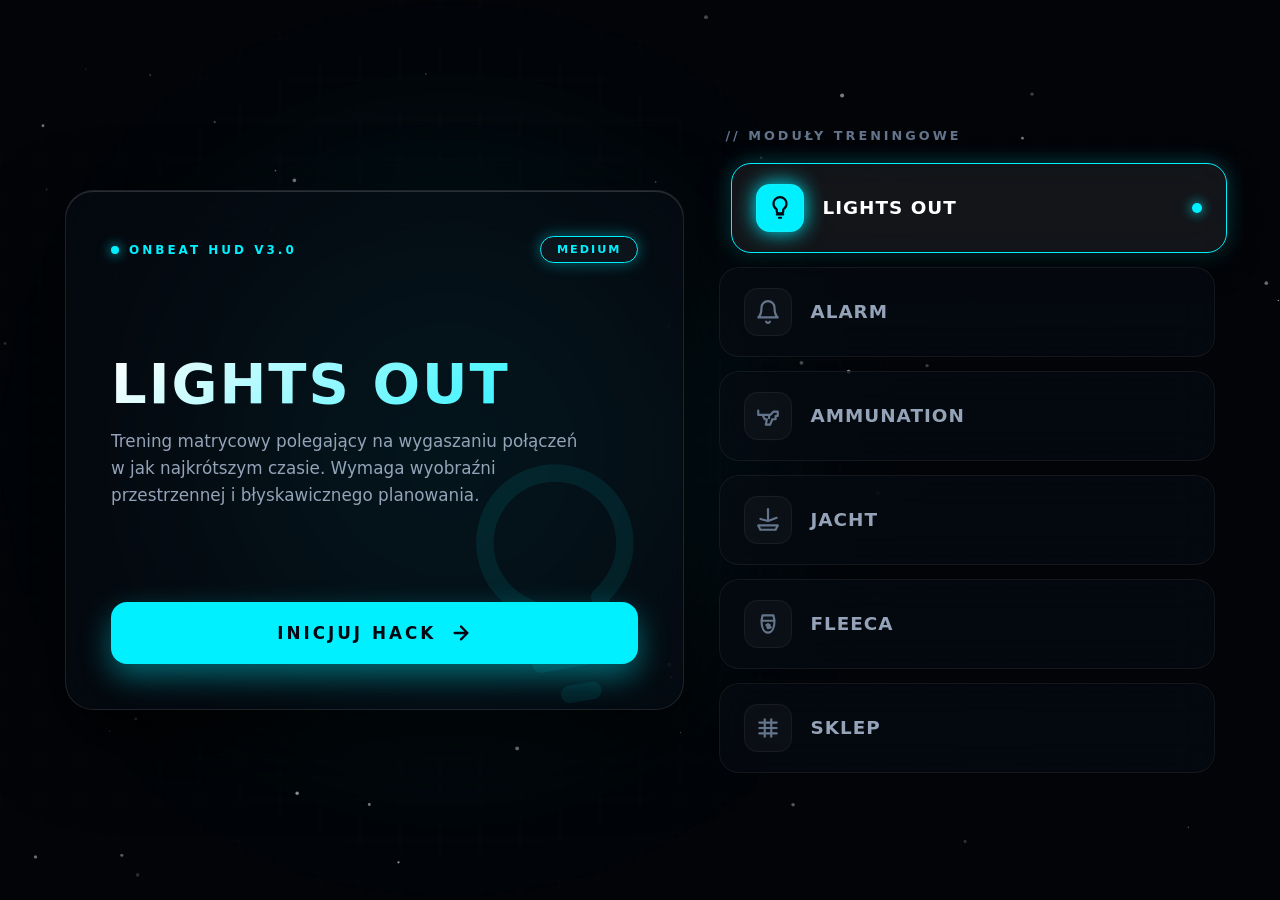
<file: index.html>
<!DOCTYPE html>
<html lang="pl">
<head>
  <meta charset="UTF-8">
  <meta name="viewport" content="width=device-width, initial-scale=1.0">
  <title>ONBEAT.GG // Hacks System</title>
  <style>
    :root {
      --primary: #00f0ff;
      --primary-glow: rgba(0, 240, 255, 0.4);
      --bg-dark: #020408;
      --panel-bg: rgba(8, 12, 20, 0.6);
      --border: rgba(255, 255, 255, 0.08);
      --font-main: 'Segoe UI', system-ui, -apple-system, sans-serif;
    }

    * {
      box-sizing: border-box;
      margin: 0;
      padding: 0;
      font-family: var(--font-main);
      user-select: none;
    }

    body {
      background-color: var(--bg-dark);
      color: #fff;
      min-height: 100vh;
      display: flex;
      align-items: center;
      justify-content: center;
      padding: 30px 20px;
      overflow-x: hidden;
      position: relative;
    }

    /* Ambient Spotlight */
    .ambient-glow {
      position: fixed;
      width: 700px;
      height: 700px;
      background: radial-gradient(circle, var(--primary-glow) 0%, transparent 70%);
      top: 50%;
      left: 35%;
      transform: translate(-50%, -50%);
      pointer-events: none;
      z-index: 0;
      transition: background 0.8s cubic-bezier(0.16, 1, 0.3, 1);
      filter: blur(100px);
      opacity: 0.5;
    }

    #bgCanvas {
      position: fixed;
      top: 0; left: 0;
      width: 100%; height: 100%;
      z-index: 0;
      pointer-events: none;
    }

    /* MAIN CONTAINER */
    .dashboard {
      position: relative;
      z-index: 1;
      width: 100%;
      max-width: 1150px;
      display: grid;
      grid-template-columns: 1.25fr 1fr;
      gap: 35px;
      align-items: center;
    }

    /* SHOWCASE PANEL (LEWY) */
    .showcase-panel {
      background: var(--panel-bg);
      backdrop-filter: blur(30px);
      -webkit-backdrop-filter: blur(30px);
      border: 1px solid rgba(255, 255, 255, 0.1);
      border-radius: 28px;
      padding: 45px;
      display: flex;
      flex-direction: column;
      justify-content: space-between;
      min-height: 520px;
      position: relative;
      overflow: hidden;
      box-shadow: 0 30px 80px rgba(0, 0, 0, 0.8), inset 0 1px 0 rgba(255, 255, 255, 0.15);
      transition: all 0.5s cubic-bezier(0.16, 1, 0.3, 1);
    }

    /* Holograficzne Tło w Panelu */
    .holo-bg-icon {
      position: absolute;
      right: -20px;
      bottom: -20px;
      width: 280px;
      height: 280px;
      color: var(--primary);
      opacity: 0.08;
      pointer-events: none;
      transition: all 0.6s ease;
      transform: rotate(-10deg);
    }

    .holo-bg-icon svg {
      width: 100%; height: 100%;
    }

    .showcase-header {
      display: flex;
      justify-content: space-between;
      align-items: center;
      z-index: 2;
    }

    .sys-tag {
      font-size: 0.75rem;
      font-weight: 800;
      letter-spacing: 3px;
      color: var(--primary);
      text-transform: uppercase;
      display: flex;
      align-items: center;
      gap: 10px;
      transition: color 0.5s ease;
    }

    .sys-dot {
      width: 8px;
      height: 8px;
      background-color: var(--primary);
      border-radius: 50%;
      box-shadow: 0 0 12px var(--primary);
      animation: pulse 1.8s infinite;
      transition: background-color 0.5s ease, box-shadow 0.5s ease;
    }

    @keyframes pulse {
      0%, 100% { opacity: 1; transform: scale(1); }
      50% { opacity: 0.3; transform: scale(0.8); }
    }

    .difficulty-badge {
      font-size: 0.7rem;
      font-weight: 900;
      letter-spacing: 2px;
      padding: 6px 16px;
      border-radius: 30px;
      text-transform: uppercase;
      background: rgba(255, 255, 255, 0.03);
      border: 1px solid var(--primary);
      color: var(--primary);
      box-shadow: 0 0 15px var(--primary-glow);
      transition: all 0.5s ease;
    }

    .showcase-content {
      margin: 40px 0;
      z-index: 2;
    }

    .showcase-title {
      font-size: 3.5rem;
      font-weight: 900;
      letter-spacing: 2px;
      text-transform: uppercase;
      line-height: 1;
      margin-bottom: 16px;
      background: linear-gradient(135deg, #ffffff 0%, var(--primary) 100%);
      -webkit-background-clip: text;
      -webkit-text-fill-color: transparent;
      transition: all 0.5s ease;
    }

    .showcase-desc {
      color: #94a3b8;
      font-size: 1.05rem;
      line-height: 1.6;
      max-width: 92%;
      font-weight: 400;
    }

    /* Przycisk Launchera */
    .launch-btn {
      display: flex;
      align-items: center;
      justify-content: center;
      gap: 14px;
      width: 100%;
      padding: 20px;
      background: var(--primary);
      color: #030712;
      font-size: 1.05rem;
      font-weight: 900;
      letter-spacing: 3px;
      text-transform: uppercase;
      text-decoration: none;
      border-radius: 16px;
      box-shadow: 0 12px 30px var(--primary-glow);
      transition: all 0.4s cubic-bezier(0.175, 0.885, 0.32, 1.275);
      z-index: 2;
      position: relative;
      overflow: hidden;
    }

    .launch-btn::before {
      content: '';
      position: absolute;
      top: 0; left: -100%;
      width: 100%; height: 100%;
      background: linear-gradient(90deg, transparent, rgba(255,255,255,0.4), transparent);
      transition: left 0.6s ease;
    }

    .launch-btn:hover::before {
      left: 100%;
    }

    .launch-btn:hover {
      transform: translateY(-4px) scale(1.02);
      box-shadow: 0 20px 40px var(--primary-glow);
      background: #ffffff;
    }

    .launch-btn svg {
      width: 22px;
      height: 22px;
      transition: transform 0.3s ease;
    }

    .launch-btn:hover svg {
      transform: translateX(6px);
    }

    /* SELECTOR PANEL (PRAWY) */
    .selector-panel {
      display: flex;
      flex-direction: column;
      gap: 14px;
    }

    .selector-title {
      font-size: 0.8rem;
      font-weight: 800;
      letter-spacing: 3px;
      color: #64748b;
      text-transform: uppercase;
      margin-bottom: 6px;
      padding-left: 6px;
    }

    .option-card {
      background: var(--panel-bg);
      backdrop-filter: blur(20px);
      -webkit-backdrop-filter: blur(20px);
      border: 1px solid rgba(255, 255, 255, 0.06);
      border-radius: 20px;
      padding: 20px 24px;
      display: flex;
      align-items: center;
      justify-content: space-between;
      cursor: pointer;
      transition: all 0.35s cubic-bezier(0.16, 1, 0.3, 1);
      position: relative;
      overflow: hidden;
    }

    .option-info {
      display: flex;
      align-items: center;
      gap: 18px;
    }

    .option-icon {
      width: 48px;
      height: 48px;
      border-radius: 14px;
      background: rgba(255, 255, 255, 0.03);
      border: 1px solid rgba(255, 255, 255, 0.05);
      display: flex;
      align-items: center;
      justify-content: center;
      color: #64748b;
      transition: all 0.35s ease;
    }

    .option-icon svg {
      width: 26px;
      height: 26px;
    }

    .option-name {
      font-size: 1.15rem;
      font-weight: 800;
      letter-spacing: 1px;
      color: #94a3b8;
      transition: color 0.35s ease;
    }

    /* Stan Aktywny / Hover */
    .option-card:hover {
      background: rgba(255, 255, 255, 0.05);
      border-color: rgba(255, 255, 255, 0.15);
      transform: translateX(8px);
    }

    .option-card.active {
      background: rgba(255, 255, 255, 0.07);
      border-color: var(--opt-color);
      box-shadow: 0 10px 30px rgba(0, 0, 0, 0.5), 0 0 20px var(--opt-glow);
      transform: translateX(12px);
    }

    .option-card.active .option-icon {
      background: var(--opt-color);
      color: #030712;
      box-shadow: 0 0 20px var(--opt-color);
    }

    .option-card.active .option-name {
      color: #ffffff;
    }

    .active-indicator {
      width: 10px;
      height: 10px;
      border-radius: 50%;
      background: var(--opt-color);
      opacity: 0;
      box-shadow: 0 0 12px var(--opt-color);
      transition: all 0.35s ease;
      transform: scale(0.5);
    }

    .option-card.active .active-indicator {
      opacity: 1;
      transform: scale(1);
    }

    @media (max-width: 950px) {
      .dashboard { grid-template-columns: 1fr; }
      .showcase-panel { min-height: auto; padding: 35px; }
      .showcase-title { font-size: 2.6rem; }
      .option-card.active { transform: translateX(0) translateY(-4px); }
    }
  </style>
</head>
<body>

  <div class="ambient-glow" id="ambientGlow"></div>
  <canvas id="bgCanvas"></canvas>

  <div class="dashboard">

    <!-- SHOWCASE PANEL (LEWY) -->
    <div class="showcase-panel" id="showcasePanel">
      
      <div class="holo-bg-icon" id="holoBg">
        <svg id="holoSvg" viewBox="0 0 24 24" fill="none" stroke="currentColor" stroke-width="1.5" stroke-linecap="round" stroke-linejoin="round">
          <path d="M9 18h6m-4 3h2M12 2a6 6 0 0 0-6 6c0 2.2 1.2 4.1 3 5.2V15a2 2 0 0 0 2 2h2a2 2 0 0 0 2-2v-1.8c1.8-1.1 3-3 3-5.2a6 6 0 0 0-6-6z"/>
        </svg>
      </div>

      <div class="showcase-header">
        <div class="sys-tag">
          <div class="sys-dot"></div> ONBEAT HUD v3.0
        </div>
        <div class="difficulty-badge" id="diffBadge">MEDIUM</div>
      </div>

      <div class="showcase-content">
        <h1 class="showcase-title" id="showcaseTitle">LIGHTS OUT</h1>
        <p class="showcase-desc" id="showcaseDesc">
          Trening matrycowy polegający na wygaszaniu połączeń w jak najkrótszym czasie. Wymaga wyobraźni przestrzennej i błyskawicznego planowania.
        </p>
      </div>

      <a href="lightsout/index.html" class="launch-btn" id="launchBtn">
        <span>INICJUJ HACK</span>
        <svg viewBox="0 0 24 24" fill="none" stroke="currentColor" stroke-width="2.5" stroke-linecap="round" stroke-linejoin="round"><path d="M5 12h14M12 5l7 7-7 7"/></svg>
      </a>
    </div>

    <!-- SELECTOR PANEL (PRAWY) -->
    <div class="selector-panel">
      <div class="selector-title">// MODUŁY TRENINGOWE</div>

      <!-- 1. Lights Out -->
      <div class="option-card active" style="--opt-color: #00f0ff; --opt-glow: rgba(0, 240, 255, 0.3);" 
           data-title="LIGHTS OUT" 
           data-desc="Trening matrycowy polegający na wygaszaniu połączeń w jak najkrótszym czasie. Wymaga wyobraźni przestrzennej i błyskawicznego planowania."
           data-diff="MEDIUM"
           data-color="#00f0ff"
           data-glow="rgba(0, 240, 255, 0.4)"
           data-href="lights-out/index.html"
           data-svg='<path d="M9 18h6m-4 3h2M12 2a6 6 0 0 0-6 6c0 2.2 1.2 4.1 3 5.2V15a2 2 0 0 0 2 2h2a2 2 0 0 0 2-2v-1.8c1.8-1.1 3-3 3-5.2a6 6 0 0 0-6-6z"/>'>
        <div class="option-info">
          <div class="option-icon">
            <svg viewBox="0 0 24 24" fill="none" stroke="currentColor" stroke-width="2" stroke-linecap="round" stroke-linejoin="round">
              <path d="M9 18h6m-4 3h2M12 2a6 6 0 0 0-6 6c0 2.2 1.2 4.1 3 5.2V15a2 2 0 0 0 2 2h2a2 2 0 0 0 2-2v-1.8c1.8-1.1 3-3 3-5.2a6 6 0 0 0-6-6z"/>
            </svg>
          </div>
          <div class="option-name">LIGHTS OUT</div>
        </div>
        <div class="active-indicator"></div>
      </div>

      <!-- 2. Alarm -->
      <div class="option-card" style="--opt-color: #ffe600; --opt-glow: rgba(255, 230, 0, 0.3);" 
           data-title="ALARM" 
           data-desc="Test pamięci krótkotrwałej i odtwarzanie sekwencji sygnałów ostrzegawczych pod narzuconą presją zapisu danych."
           data-diff="EASY"
           data-color="#ffe600"
           data-glow="rgba(255, 230, 0, 0.4)"
           data-href="alarm/index.html"
           data-svg='<path d="M18 8A6 6 0 0 0 6 8c0 7-3 9-3 9h18s-3-2-3-9M13.73 21a2 2 0 0 1-3.46 0"/>'>
        <div class="option-info">
          <div class="option-icon">
            <svg viewBox="0 0 24 24" fill="none" stroke="currentColor" stroke-width="2" stroke-linecap="round" stroke-linejoin="round">
              <path d="M18 8A6 6 0 0 0 6 8c0 7-3 9-3 9h18s-3-2-3-9M13.73 21a2 2 0 0 1-3.46 0"/>
            </svg>
          </div>
          <div class="option-name">ALARM</div>
        </div>
        <div class="active-indicator"></div>
      </div>

      <!-- 3. Ammunation (NOWA BROŃ/PISTOLET) -->
      <div class="option-card" style="--opt-color: #ff007f; --opt-glow: rgba(255, 0, 127, 0.3);" 
           data-title="AMMUNATION" 
           data-desc="Maksymalny test czasu reakcji oraz koordynacji. Wymaga wyeliminowania celów w ułamkach sekund."
           data-diff="HARD"
           data-color="#ff007f"
           data-glow="rgba(255, 0, 127, 0.4)"
           data-href="ammunation/index.html"
           data-svg='<path d="M3 11h11l3-3h4v4h-2v3h-3l-2 5h-4l1-5H9l-2-4H3v-4zM13 11v3"/>'>
        <div class="option-info">
          <div class="option-icon">
            <svg viewBox="0 0 24 24" fill="none" stroke="currentColor" stroke-width="2" stroke-linecap="round" stroke-linejoin="round">
              <path d="M3 11h11l3-3h4v4h-2v3h-3l-2 5h-4l1-5H9l-2-4H3v-4zM13 11v3"/>
            </svg>
          </div>
          <div class="option-name">AMMUNATION</div>
        </div>
        <div class="active-indicator"></div>
      </div>

      <!-- 4. Jacht -->
      <div class="option-card" style="--opt-color: #ff3355; --opt-glow: rgba(255, 51, 85, 0.3);" 
           data-title="JACHT" 
           data-desc="Przełamywanie szyfrów morskich systemów nawigacji. Złożony ciąg sekwencyjny dla zaawansowanych."
           data-diff="HARD"
           data-color="#ff3355"
           data-glow="rgba(255, 51, 85, 0.4)"
           data-href="jacht/index.html"
           data-svg='<path d="M12 2v11m0 0l-7-2 7 2zm0 0l8-3-8 3zM3 17h18l-2 4H5l-2-4z"/>'>
        <div class="option-info">
          <div class="option-icon">
            <svg viewBox="0 0 24 24" fill="none" stroke="currentColor" stroke-width="2" stroke-linecap="round" stroke-linejoin="round">
              <path d="M12 2v11m0 0l-7-2 7 2zm0 0l8-3-8 3zM3 17h18l-2 4H5l-2-4z"/>
            </svg>
          </div>
          <div class="option-name">JACHT</div>
        </div>
        <div class="active-indicator"></div>
      </div>

      <!-- 5. Fleeca (NOWY WOREK Z KASĄ) -->
      <div class="option-card" style="--opt-color: #00ff66; --opt-glow: rgba(0, 255, 102, 0.3);" 
           data-title="FLEECA" 
           data-desc="Symulacja przełamywania zabezpieczeń skarbca banku Fleeca. Połączenie precyzji i zimnej krwi."
           data-diff="MEDIUM"
           data-color="#00ff66"
           data-glow="rgba(0, 255, 102, 0.4)"
           data-href="fleeca/index.html"
           data-svg='<path d="M6 9h12L17 4H7L6 9zm0 0c0 7 2.5 11 6 11s6-4 6-11M12 12v4m-1.5-3c.5-.5 2.5-.5 3 0s-3 1.5-2 2 2.5.5 3 0"/>'>
        <div class="option-info">
          <div class="option-icon">
            <svg viewBox="0 0 24 24" fill="none" stroke="currentColor" stroke-width="2" stroke-linecap="round" stroke-linejoin="round">
              <path d="M6 9h12L17 4H7L6 9zm0 0c0 7 2.5 11 6 11s6-4 6-11M12 12v4m-1.5-3c.5-.5 2.5-.5 3 0s-3 1.5-2 2 2.5.5 3 0"/>
            </svg>
          </div>
          <div class="option-name">FLEECA</div>
        </div>
        <div class="active-indicator"></div>
      </div>

<!-- 6. Sklep (Klawiatura czasowa) -->
<div class="option-card" style="--opt-color: #ff0055; --opt-glow: rgba(255, 0, 85, 0.3);" 
     data-title="SKLEP" 
     data-desc="Przełamywanie szyfru klawiatury cyfrowej. Przytrzymaj podświetloną cyfrę i puść idealnie w zielonej strefie paska."
     data-diff="MEDIUM"
     data-color="#ff0055"
     data-glow="rgba(255, 0, 85, 0.4)"
     data-href="sklep/index.html"
     data-svg='<path d="M4 7h16M4 12h16M4 17h16M9 4v16M15 4v16"/>'>
  <div class="option-info">
    <div class="option-icon">
      <svg viewBox="0 0 24 24" fill="none" stroke="currentColor" stroke-width="2" stroke-linecap="round" stroke-linejoin="round">
        <path d="M4 7h16M4 12h16M4 17h16M9 4v16M15 4v16"/>
      </svg>
    </div>
    <div class="option-name">SKLEP</div>
  </div>
  <div class="active-indicator"></div>
</div>
      
    </div>

  </div>

  <script>
    // PRZEŁĄCZANIE ORAZ ANIMACJE HUD
    const options = document.querySelectorAll('.option-card');
    const showcaseTitle = document.getElementById('showcaseTitle');
    const showcaseDesc = document.getElementById('showcaseDesc');
    const diffBadge = document.getElementById('diffBadge');
    const launchBtn = document.getElementById('launchBtn');
    const holoSvg = document.getElementById('holoSvg');
    const root = document.documentElement;

    options.forEach(option => {
      option.addEventListener('mouseenter', () => activateModule(option));
      option.addEventListener('click', () => {
        window.location.href = option.dataset.href;
      });
    });

    function activateModule(elem) {
      if(elem.classList.contains('active')) return;

      options.forEach(o => o.classList.remove('active'));
      elem.classList.add('active');

      const title = elem.dataset.title;
      const desc = elem.dataset.desc;
      const diff = elem.dataset.diff;
      const color = elem.dataset.color;
      const glow = elem.dataset.glow;
      const href = elem.dataset.href;
      const svgContent = elem.dataset.svg;

      // Efekt Micro-Fadingu
      showcaseTitle.style.opacity = '0';
      showcaseDesc.style.opacity = '0';

      setTimeout(() => {
        showcaseTitle.textContent = title;
        showcaseDesc.textContent = desc;
        diffBadge.textContent = diff;
        launchBtn.href = href;
        holoSvg.innerHTML = svgContent;

        showcaseTitle.style.opacity = '1';
        showcaseDesc.style.opacity = '1';
      }, 150);

      root.style.setProperty('--primary', color);
      root.style.setProperty('--primary-glow', glow);
    }

    // INTERAKTYWNE TŁO CANVAS Z LASERAMI I MYSZKĄ
    const canvas = document.getElementById('bgCanvas');
    const ctx = canvas.getContext('2d');

    let mouse = { x: null, y: null };

    window.addEventListener('mousemove', (e) => {
      mouse.x = e.clientX;
      mouse.y = e.clientY;
    });

    function resize() {
      canvas.width = window.innerWidth;
      canvas.height = window.innerHeight;
    }
    window.addEventListener('resize', resize);
    resize();

    class Particle {
      constructor() {
        this.reset();
      }
      reset() {
        this.x = Math.random() * canvas.width;
        this.y = Math.random() * canvas.height;
        this.size = Math.random() * 1.5 + 0.5;
        this.speedX = (Math.random() - 0.5) * 0.4;
        this.speedY = (Math.random() - 0.5) * 0.4;
        this.alpha = Math.random() * 0.5 + 0.1;
      }
      update() {
        this.x += this.speedX;
        this.y += this.speedY;

        if (mouse.x && mouse.y) {
          let dx = mouse.x - this.x;
          let dy = mouse.y - this.y;
          let dist = Math.sqrt(dx * dx + dy * dy);
          if (dist < 120) {
            this.x -= dx * 0.015;
            this.y -= dy * 0.015;
          }
        }

        if (this.x < 0 || this.x > canvas.width || this.y < 0 || this.y > canvas.height) this.reset();
      }
      draw() {
        ctx.fillStyle = `rgba(255, 255, 255, ${this.alpha})`;
        ctx.beginPath();
        ctx.arc(this.x, this.y, this.size, 0, Math.PI * 2);
        ctx.fill();
      }
    }

    const particles = Array.from({ length: 60 }, () => new Particle());

    function renderBg() {
      ctx.clearRect(0, 0, canvas.width, canvas.height);

      // Siatka cyfrowa
      ctx.strokeStyle = 'rgba(255, 255, 255, 0.015)';
      ctx.lineWidth = 1;
      for (let x = 0; x < canvas.width; x += 40) {
        ctx.beginPath();
        ctx.moveTo(x, 0);
        ctx.lineTo(x, canvas.height);
        ctx.stroke();
      }
      for (let y = 0; y < canvas.height; y += 40) {
        ctx.beginPath();
        ctx.moveTo(0, y);
        ctx.lineTo(canvas.width, y);
        ctx.stroke();
      }

      particles.forEach(p => { p.update(); p.draw(); });
      requestAnimationFrame(renderBg);
    }
    renderBg();
  </script>

</body>
</html>
</file>
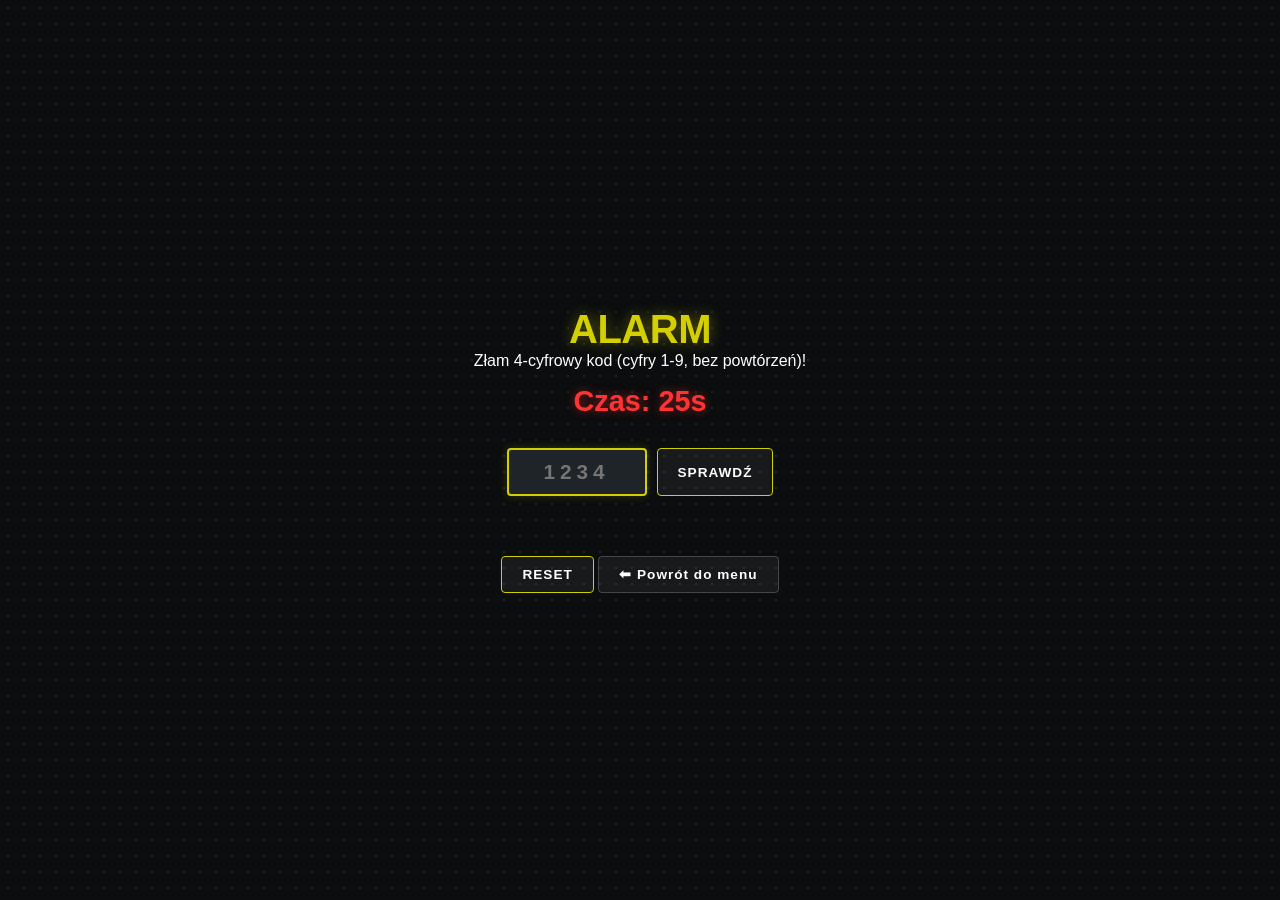
<file: alarm/index.html>
<!DOCTYPE html>
<html lang="pl">
<head>
  <meta charset="UTF-8">
  <meta name="viewport" content="width=device-width, initial-scale=1.0">
  <title>Alarm - Rozbrajanie Kodów</title>
  <style>
    * {
      box-sizing: border-box;
      margin: 0;
      padding: 0;
      font-family: 'Segoe UI', Tahoma, Geneva, Verdana, sans-serif;
    }

    body {
      background-color: #0b0d0e;
      background-image: radial-gradient(#1f2428 1px, transparent 1px);
      background-size: 16px 16px;
      color: #fff;
      min-height: 100vh;
      display: flex;
      flex-direction: column;
      align-items: center;
      justify-content: center;
      padding: 20px;
    }

    .header {
      text-align: center;
      margin-bottom: 15px;
    }

    h1 {
      font-size: 2.5rem;
      font-weight: 800;
      letter-spacing: -0.5px;
      color: #d4cf00;
      text-shadow: 0 0 15px rgba(212, 207, 0, 0.4);
    }

    /* Licznik czasu */
    .timer-container {
      font-size: 1.8rem;
      font-weight: 800;
      color: #ff3333;
      margin-bottom: 15px;
      text-shadow: 0 0 10px rgba(255, 51, 51, 0.5);
    }

    /* Kontener na próby z przewijaniem (dla nieskończonych prób) */
    .attempts-wrapper {
      max-height: 280px;
      overflow-y: auto;
      padding-right: 5px;
      margin-bottom: 15px;
    }

    /* Pasek przewijania */
    .attempts-wrapper::-webkit-scrollbar {
      width: 6px;
    }
    .attempts-wrapper::-webkit-scrollbar-thumb {
      background: #d4cf00;
      border-radius: 3px;
    }

    .attempts-grid {
      display: flex;
      flex-direction: column;
      gap: 10px;
    }

    .row {
      display: flex;
      gap: 10px;
    }

    .tile {
      width: 50px;
      height: 50px;
      border: 2px solid rgba(255, 255, 255, 0.1);
      border-radius: 6px;
      background: rgba(255, 255, 255, 0.03);
      display: flex;
      align-items: center;
      justify-content: center;
      font-size: 1.5rem;
      font-weight: 800;
      text-shadow: 0 0 5px rgba(0,0,0,0.5);
    }

    /* Kolory statusów cyfr */
    .tile.correct {
      background-color: #2e7d32; /* Zielony - dobre miejsce */
      border-color: #4caf50;
      box-shadow: 0 0 10px #4caf50;
    }

    .tile.present {
      background-color: #f57f17; /* Żółty - złe miejsce */
      border-color: #fbc02d;
      box-shadow: 0 0 10px #fbc02d;
    }

    .tile.absent {
      background-color: #c62828; /* Czerwony - brak cyfry */
      border-color: #ef5350;
      box-shadow: 0 0 10px #ef5350;
    }

    /* Pole wprowadzania kodu */
    .input-section {
      display: flex;
      gap: 10px;
      margin-bottom: 15px;
    }

    input {
      width: 140px;
      padding: 10px;
      font-size: 1.3rem;
      font-weight: 700;
      text-align: center;
      letter-spacing: 5px;
      background: #1f2428;
      border: 2px solid #d4cf00;
      border-radius: 4px;
      color: #fff;
      outline: none;
      box-shadow: 0 0 10px rgba(212, 207, 0, 0.2);
    }

    .btn {
      background: rgba(255, 255, 255, 0.05);
      border: 1px solid #d4cf00;
      color: #fff;
      padding: 10px 20px;
      font-size: 0.85rem;
      font-weight: 700;
      letter-spacing: 1px;
      cursor: pointer;
      border-radius: 4px;
      transition: all 0.2s ease;
      text-decoration: none;
    }

    .btn:hover {
      background: #d4cf00;
      color: #0b0d0e;
      box-shadow: 0 0 15px #d4cf00;
    }

    /* Komunikaty wygranej / przegranej */
    .message {
      font-size: 1.2rem;
      font-weight: 700;
      height: 30px;
      margin-bottom: 15px;
      text-align: center;
    }

    .back-btn {
      border-color: rgba(255, 255, 255, 0.2);
      margin-top: 10px;
    }

    .back-btn:hover {
      background: #fff;
      color: #000;
      box-shadow: 0 0 10px #fff;
    }
  </style>
</head>
<body>

  <div class="header">
    <h1>ALARM</h1>
    <p>Złam 4-cyfrowy kod (cyfry 1-9, bez powtórzeń)!</p>
  </div>

  <div class="timer-container">
    Czas: <span id="timer">25</span>s
  </div>

  <div class="attempts-wrapper" id="wrapper">
    <div class="attempts-grid" id="grid"></div>
  </div>

  <div class="input-section">
    <input type="text" id="code-input" maxlength="4" placeholder="1234" autofocus autocomplete="off">
    <button class="btn" onclick="submitGuess()">SPRAWDŹ</button>
  </div>

  <div class="message" id="message"></div>

  <div>
    <button class="btn" onclick="initGame()">RESET</button>
    <a href="../index.html" class="btn back-btn">⬅ Powrót do menu</a>
  </div>

  <script>
    let secretCode = [];
    let timeLeft = 25;
    let timerInterval = null;
    let gameOver = false;
    let audioCtx = null;
    let alarmInterval = null;

    // Dźwięk syreny przy przegranej
    function playAlarmSound() {
      if (!audioCtx) {
        audioCtx = new (window.AudioContext || window.webkitAudioContext)();
      }

      function beep() {
        if (!gameOver) return;
        const osc = audioCtx.createOscillator();
        const gain = audioCtx.createGain();
        osc.type = 'sawtooth';
        osc.frequency.setValueAtTime(800, audioCtx.currentTime);
        osc.frequency.exponentialRampToValueAtTime(400, audioCtx.currentTime + 0.3);
        
        gain.gain.setValueAtTime(0.3, audioCtx.currentTime);
        gain.gain.exponentialRampToValueAtTime(0.01, audioCtx.currentTime + 0.3);

        osc.connect(gain);
        gain.connect(audioCtx.destination);

        osc.start();
        osc.stop(audioCtx.currentTime + 0.3);
      }

      beep();
      alarmInterval = setInterval(beep, 500);
    }

    function stopAlarmSound() {
      if (alarmInterval) {
        clearInterval(alarmInterval);
        alarmInterval = null;
      }
    }

    // Losowanie 4 unikalnych cyfr od 1 do 9
    function generateSecretCode() {
      const digits = ['1', '2', '3', '4', '5', '6', '7', '8', '9'];
      digits.sort(() => Math.random() - 0.5);
      return digits.slice(0, 4);
    }

    // Inicjalizacja gry
    function initGame() {
      stopAlarmSound();
      gameOver = false;
      timeLeft = 25;
      secretCode = generateSecretCode();
      
      document.getElementById('timer').innerText = timeLeft;
      document.getElementById('message').innerText = '';
      document.getElementById('message').style.color = '#fff';
      document.getElementById('code-input').disabled = false;
      document.getElementById('code-input').value = '';
      document.getElementById('code-input').focus();
      document.getElementById('grid').innerHTML = '';

      // Reset i odliczanie zegara
      clearInterval(timerInterval);
      timerInterval = setInterval(() => {
        timeLeft--;
        document.getElementById('timer').innerText = timeLeft;
        
        if (timeLeft <= 0) {
          endGame(false, `⏰ CZAS MINĄŁ! KOD TO: ${secretCode.join('')}`);
        }
      }, 1000);
    }

    // Sprawdzanie wpisanego kodu
    function submitGuess() {
      if (gameOver) return;

      const input = document.getElementById('code-input');
      const guess = input.value.trim();

      // Walidacja pola wprowadzania
      if (guess.length !== 4 || isNaN(guess) || guess.includes('0')) {
        alert("Wpisz dokładnie 4 cyfry z zakresu 1-9!");
        return;
      }

      const uniqueDigits = new Set(guess.split(''));
      if (uniqueDigits.size !== 4) {
        alert("Cyfry nie mogą się powtarzać!");
        return;
      }

      // Dynamiczne tworzenie wiersza dla nowej próby
      const grid = document.getElementById('grid');
      const row = document.createElement('div');
      row.className = 'row';

      const guessArray = guess.split('');
      guessArray.forEach((char, i) => {
        const tile = document.createElement('div');
        tile.className = 'tile';
        tile.innerText = char;

        if (char === secretCode[i]) {
          tile.classList.add('correct'); // Zielony
        } else if (secretCode.includes(char)) {
          tile.classList.add('present'); // Żółty
        } else {
          tile.classList.add('absent');  // Czerwony
        }
        row.appendChild(tile);
      });

      grid.appendChild(row);

      // Automatyczne przewijanie na dół do najnowszej próby
      const wrapper = document.getElementById('wrapper');
      wrapper.scrollTop = wrapper.scrollHeight;

      // Wygrana
      if (guess === secretCode.join('')) {
        endGame(true, "🎉 ALARM ROZBROJONY! BRAWO!");
        return;
      }

      input.value = '';
      input.focus();
    }

    // Enter do wysyłania odpowiedzi
    document.getElementById('code-input').addEventListener('keypress', function (e) {
      if (e.key === 'Enter') {
        submitGuess();
      }
    });

    // Koniec gry
    function endGame(win, msg) {
      gameOver = true;
      clearInterval(timerInterval);
      document.getElementById('code-input').disabled = true;
      
      const msgDiv = document.getElementById('message');
      msgDiv.innerText = msg;

      if (win) {
        msgDiv.style.color = '#4caf50';
      } else {
        msgDiv.style.color = '#ff3333';
        playAlarmSound(); // Włącza dźwięk syreny przy braku czasu
      }
    }

    // Start gry przy wejściu
    initGame();
  </script>
</body>
</html>
</file>
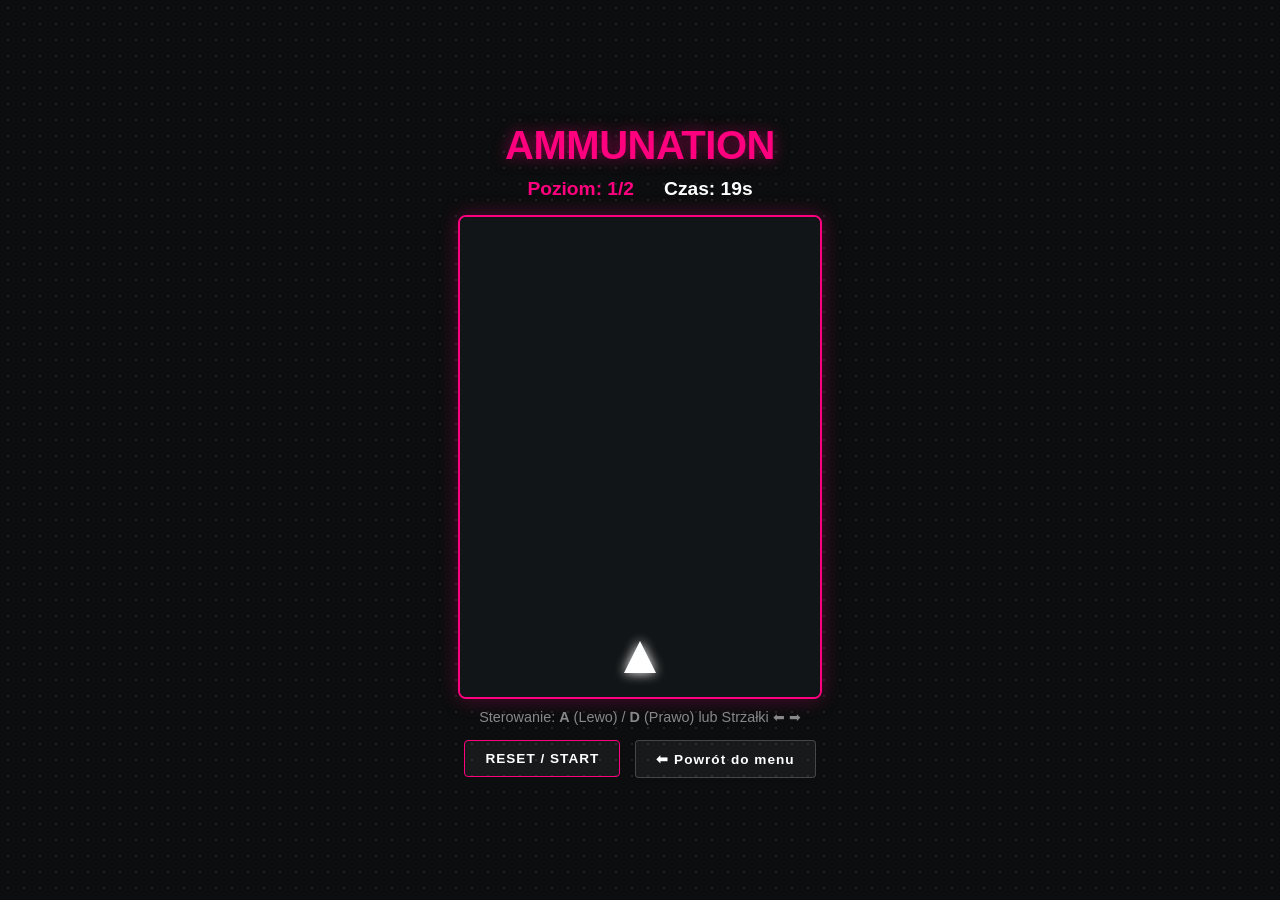
<file: ammunation/index.html>
<!DOCTYPE html>
<html lang="pl">
<head>
  <meta charset="UTF-8">
  <meta name="viewport" content="width=device-width, initial-scale=1.0">
  <title>Ammunation - Omijaj Przeszkody</title>
  <style>
    * {
      box-sizing: border-box;
      margin: 0;
      padding: 0;
      font-family: 'Segoe UI', Tahoma, Geneva, Verdana, sans-serif;
    }

    body {
      background-color: #0b0d0e;
      background-image: radial-gradient(#1f2428 1px, transparent 1px);
      background-size: 16px 16px;
      color: #fff;
      min-height: 100vh;
      display: flex;
      flex-direction: column;
      align-items: center;
      justify-content: center;
      padding: 20px;
    }

    .header {
      text-align: center;
      margin-bottom: 10px;
    }

    h1 {
      font-size: 2.5rem;
      font-weight: 800;
      letter-spacing: -0.5px;
      color: #ff007f;
      text-shadow: 0 0 15px rgba(255, 0, 127, 0.5);
    }

    .status-bar {
      display: flex;
      gap: 30px;
      font-size: 1.2rem;
      font-weight: 700;
      margin-bottom: 15px;
    }

    .level-info {
      color: #ff007f;
    }

    .timer-info {
      color: #fff;
    }

    #gameCanvas {
      background: #121517;
      border: 2px solid #ff007f;
      border-radius: 8px;
      box-shadow: 0 0 20px rgba(255, 0, 127, 0.3);
      display: block;
    }

    .controls {
      margin-top: 15px;
      display: flex;
      gap: 15px;
      align-items: center;
    }

    .btn {
      background: rgba(255, 255, 255, 0.05);
      border: 1px solid #ff007f;
      color: #fff;
      padding: 10px 20px;
      font-size: 0.85rem;
      font-weight: 700;
      letter-spacing: 1px;
      cursor: pointer;
      border-radius: 4px;
      transition: all 0.2s ease;
      text-decoration: none;
    }

    .btn:hover {
      background: #ff007f;
      color: #0b0d0e;
      box-shadow: 0 0 15px #ff007f;
    }

    .instructions {
      margin-top: 10px;
      font-size: 0.9rem;
      color: #888;
    }

    .back-btn {
      border-color: rgba(255, 255, 255, 0.2);
    }

    .back-btn:hover {
      background: #fff;
      color: #000;
      box-shadow: 0 0 10px #fff;
    }
  </style>
</head>
<body>

  <div class="header">
    <h1>AMMUNATION</h1>
  </div>

  <div class="status-bar">
    <div class="level-info">Poziom: <span id="level-num">1</span>/2</div>
    <div class="timer-info">Czas: <span id="timer">20</span>s</div>
  </div>

  <canvas id="gameCanvas" width="360" height="480"></canvas>

  <div class="instructions">
    Sterowanie: <b>A</b> (Lewo) / <b>D</b> (Prawo) lub Strzałki ⬅ ➡
  </div>

  <div class="controls">
    <button class="btn" onclick="startGame()">RESET / START</button>
    <a href="../index.html" class="btn back-btn">⬅ Powrót do menu</a>
  </div>

  <script>
    const canvas = document.getElementById('gameCanvas');
    const ctx = canvas.getContext('2d');

    let currentLevel = 1;
    let timeLeft = 20;
    let gameLoopId = null;
    let timerInterval = null;
    let gameOver = false;
    let gameWon = false;
    let isTransitioning = false;
    let countdownText = "";

    const keys = { a: false, d: false, ArrowLeft: false, ArrowRight: false };

    function resetKeys() {
      keys.a = false;
      keys.d = false;
      keys.ArrowLeft = false;
      keys.ArrowRight = false;
    }

    const player = {
      x: canvas.width / 2,
      y: canvas.height - 40,
      size: 16,
      speed: 6.5
    };

    let obstacles = [];
    let spawnTimer = 0;

    // Znacznie wolniejsze ustawienia poziomów
    const levelConfig = {
      1: {
        duration: 20,
        speed: 1.5,         // ZWOLNIONE z 2.2 na 1.5
        spawnInterval: 80,  // Duży odstęp czasowy
        gapWidth: 105       // Bardzo szeroka wyrwa
      },
      2: {
        duration: 30,
        speed: 2.3,         // ZWOLNIONE z 3.3 na 2.3
        spawnInterval: 55,  // Rozsądny odstęp
        gapWidth: 95        // Szeroka wyrwa
      }
    };

    window.addEventListener('keydown', (e) => {
      if (['a', 'A', 'ArrowLeft'].includes(e.key)) keys.a = true;
      if (['d', 'D', 'ArrowRight'].includes(e.key)) keys.d = true;
    });

    window.addEventListener('keyup', (e) => {
      if (['a', 'A', 'ArrowLeft'].includes(e.key)) keys.a = false;
      if (['d', 'D', 'ArrowRight'].includes(e.key)) keys.d = false;
    });

    window.addEventListener('blur', resetKeys);

    function startLevel(lvl) {
      currentLevel = lvl;
      const config = levelConfig[lvl];
      timeLeft = config.duration;
      gameOver = false;
      gameWon = false;
      isTransitioning = false;
      obstacles = [];
      spawnTimer = 0;
      player.x = canvas.width / 2;
      resetKeys();

      document.getElementById('level-num').innerText = currentLevel;
      document.getElementById('timer').innerText = timeLeft;

      clearInterval(timerInterval);
      timerInterval = setInterval(() => {
        if (isTransitioning || gameOver) return;

        timeLeft--;
        document.getElementById('timer').innerText = timeLeft;

        if (timeLeft <= 0) {
          clearInterval(timerInterval);
          if (currentLevel === 1) {
            triggerTransitionToLevel2();
          } else {
            gameWon = true;
            gameOver = true;
          }
        }
      }, 1000);

      if (gameLoopId) cancelAnimationFrame(gameLoopId);
      gameLoop();
    }

    function triggerTransitionToLevel2() {
      isTransitioning = true;
      resetKeys();
      let count = 3;
      countdownText = `POZIOM 2 ZA ${count}...`;

      const transitionInterval = setInterval(() => {
        count--;
        if (count > 0) {
          countdownText = `POZIOM 2 ZA ${count}...`;
        } else {
          clearInterval(transitionInterval);
          startLevel(2);
        }
      }, 1000);
    }

    function startGame() {
      startLevel(1);
    }

    function spawnObstacle() {
      const config = levelConfig[currentLevel];
      const gapWidth = config.gapWidth;
      const gapX = Math.random() * (canvas.width - gapWidth);

      obstacles.push({
        x: 0,
        y: -20,
        width: gapX,
        height: 18
      });

      obstacles.push({
        x: gapX + gapWidth,
        y: -20,
        width: canvas.width - (gapX + gapWidth),
        height: 18
      });
    }

    function update() {
      if (gameOver || isTransitioning) return;

      const config = levelConfig[currentLevel];

      if ((keys.a || keys.ArrowLeft) && player.x - player.size > 0) {
        player.x -= player.speed;
      }
      if ((keys.d || keys.ArrowRight) && player.x + player.size < canvas.width) {
        player.x += player.speed;
      }

      spawnTimer++;
      if (spawnTimer >= config.spawnInterval) {
        spawnObstacle();
        spawnTimer = 0;
      }

      for (let i = obstacles.length - 1; i >= 0; i--) {
        const obs = obstacles[i];
        obs.y += config.speed;

        if (
          player.x + player.size > obs.x &&
          player.x - player.size < obs.x + obs.width &&
          player.y + player.size > obs.y &&
          player.y - player.size < obs.y + obs.height
        ) {
          gameOver = true;
          clearInterval(timerInterval);
        }

        if (obs.y > canvas.height) {
          obstacles.splice(i, 1);
        }
      }
    }

    function draw() {
      ctx.fillStyle = '#121517';
      ctx.fillRect(0, 0, canvas.width, canvas.height);

      ctx.fillStyle = '#ff007f';
      ctx.shadowBlur = 10;
      ctx.shadowColor = '#ff007f';
      obstacles.forEach(obs => {
        ctx.fillRect(obs.x, obs.y, obs.width, obs.height);
      });

      ctx.fillStyle = '#ffffff';
      ctx.shadowBlur = 12;
      ctx.shadowColor = '#ffffff';
      ctx.beginPath();
      ctx.moveTo(player.x, player.y - player.size);
      ctx.lineTo(player.x - player.size, player.y + player.size);
      ctx.lineTo(player.x + player.size, player.y + player.size);
      ctx.closePath();
      ctx.fill();

      ctx.shadowBlur = 0;

      if (isTransitioning) {
        ctx.fillStyle = 'rgba(11, 13, 14, 0.85)';
        ctx.fillRect(0, 0, canvas.width, canvas.height);

        ctx.textAlign = 'center';
        ctx.fillStyle = '#ff007f';
        ctx.font = 'bold 22px Segoe UI';
        ctx.fillText('🔥 POZIOM 1 UKOŃCZONY!', canvas.width / 2, canvas.height / 2 - 15);
        ctx.fillStyle = '#fff';
        ctx.font = '18px Segoe UI';
        ctx.fillText(countdownText, canvas.width / 2, canvas.height / 2 + 25);
      }

      if (gameOver) {
        ctx.fillStyle = 'rgba(11, 13, 14, 0.85)';
        ctx.fillRect(0, 0, canvas.width, canvas.height);

        ctx.textAlign = 'center';
        if (gameWon) {
          ctx.fillStyle = '#4caf50';
          ctx.font = 'bold 24px Segoe UI';
          ctx.fillText('🏆 MISJA UKOŃCZONA!', canvas.width / 2, canvas.height / 2 - 10);
          ctx.fillStyle = '#fff';
          ctx.font = '14px Segoe UI';
          ctx.fillText('Przetrwałeś oba poziomy!', canvas.width / 2, canvas.height / 2 + 20);
        } else {
          ctx.fillStyle = '#ff007f';
          ctx.font = 'bold 26px Segoe UI';
          ctx.fillText('💥 PRZEGRANA!', canvas.width / 2, canvas.height / 2 - 10);
          ctx.fillStyle = '#fff';
          ctx.font = '14px Segoe UI';
          ctx.fillText('Wleciałeś w ścianę!', canvas.width / 2, canvas.height / 2 + 20);
        }
      }
    }

    function gameLoop() {
      update();
      draw();
      if (!gameOver || isTransitioning) {
        gameLoopId = requestAnimationFrame(gameLoop);
      }
    }

    startGame();
  </script>
</body>
</html>
</file>
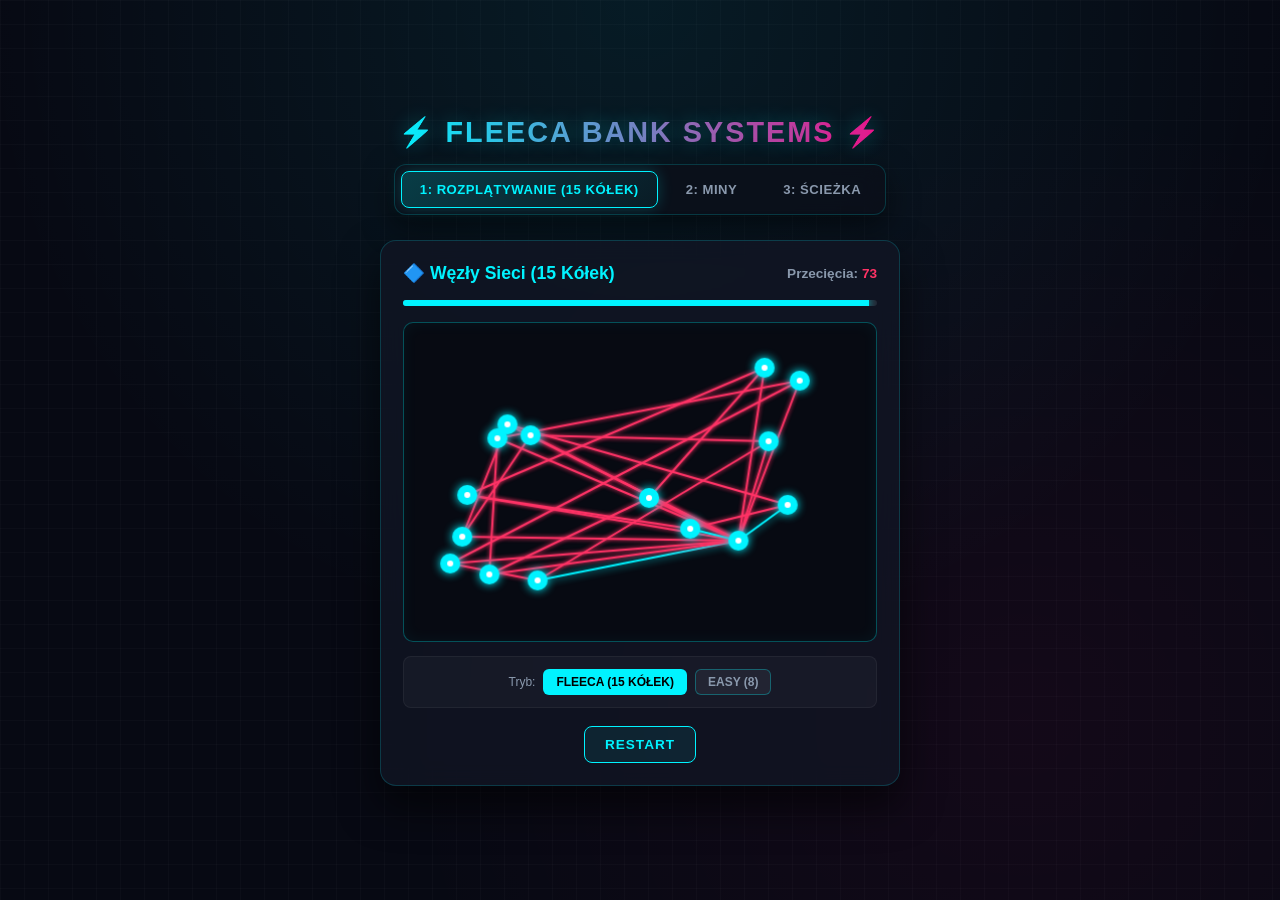
<file: fleeca/index.html>
<!DOCTYPE html>
<html lang="pl">
<head>
  <meta charset="UTF-8">
  <meta name="viewport" content="width=device-width, initial-scale=1.0">
  <title>Fleeca Bank - System Hakerski</title>
  <style>
    :root {
      --bg-main: #070913;
      --panel-bg: rgba(18, 22, 36, 0.75);
      --panel-border: rgba(0, 243, 255, 0.18);
      --accent-cyan: #00f3ff;
      --accent-pink: #ff007f;
      --accent-green: #00ff88;
      --accent-red: #ff3366;
      --text-main: #f0f4f8;
      --text-muted: #8a99ad;
    }

    * {
      box-sizing: border-box;
      margin: 0;
      padding: 0;
      font-family: 'Segoe UI', Roboto, -apple-system, sans-serif;
    }

    body {
      background-color: var(--bg-main);
      background-image: 
        radial-gradient(circle at 50% 0%, rgba(0, 243, 255, 0.08) 0%, transparent 60%),
        radial-gradient(circle at 80% 80%, rgba(255, 0, 127, 0.05) 0%, transparent 50%),
        linear-gradient(rgba(255, 255, 255, 0.02) 1px, transparent 1px),
        linear-gradient(90deg, rgba(255, 255, 255, 0.02) 1px, transparent 1px);
      background-size: 100% 100%, 100% 100%, 24px 24px, 24px 24px;
      color: var(--text-main);
      min-height: 100vh;
      display: flex;
      flex-direction: column;
      align-items: center;
      justify-content: center;
      padding: 20px;
      user-select: none;
    }

    /* NAGŁÓWEK / TABSY */
    .app-header {
      text-align: center;
      margin-bottom: 25px;
    }

    .app-title {
      font-size: 1.8rem;
      font-weight: 800;
      letter-spacing: 2px;
      text-transform: uppercase;
      background: linear-gradient(90deg, var(--accent-cyan), var(--accent-pink));
      -webkit-background-clip: text;
      -webkit-text-fill-color: transparent;
      margin-bottom: 15px;
      text-shadow: 0 0 20px rgba(0, 243, 255, 0.3);
    }

    .level-tabs {
      display: flex;
      gap: 10px;
      background: rgba(12, 15, 26, 0.8);
      padding: 6px;
      border-radius: 12px;
      border: 1px solid var(--panel-border);
      backdrop-filter: blur(10px);
      box-shadow: 0 10px 30px rgba(0, 0, 0, 0.5);
    }

    .tab-btn {
      background: transparent;
      border: none;
      color: var(--text-muted);
      padding: 10px 18px;
      font-size: 0.82rem;
      font-weight: 700;
      border-radius: 8px;
      cursor: pointer;
      transition: all 0.25s ease;
      letter-spacing: 0.5px;
      display: flex;
      align-items: center;
      gap: 8px;
    }

    .tab-btn:hover {
      color: var(--text-main);
      background: rgba(255, 255, 255, 0.05);
    }

    .tab-btn.active {
      background: linear-gradient(135deg, rgba(0, 243, 255, 0.2), rgba(0, 243, 255, 0.05));
      color: var(--accent-cyan);
      border: 1px solid var(--accent-cyan);
      box-shadow: 0 0 15px rgba(0, 243, 255, 0.2);
    }

    .tab-btn.active.tab-pink {
      background: linear-gradient(135deg, rgba(255, 0, 127, 0.2), rgba(255, 0, 127, 0.05));
      color: var(--accent-pink);
      border: 1px solid var(--accent-pink);
      box-shadow: 0 0 15px rgba(255, 0, 127, 0.2);
    }

    .tab-btn.active.tab-green {
      background: linear-gradient(135deg, rgba(0, 255, 136, 0.2), rgba(0, 255, 136, 0.05));
      color: var(--accent-green);
      border: 1px solid var(--accent-green);
      box-shadow: 0 0 15px rgba(0, 255, 136, 0.2);
    }

    /* KONTENERY POZIOMÓW */
    .level-container {
      display: none;
      flex-direction: column;
      align-items: center;
      width: 100%;
      max-width: 520px;
    }

    .level-container.active {
      display: flex;
    }

    .card {
      background: var(--panel-bg);
      border: 1px solid var(--panel-border);
      border-radius: 16px;
      padding: 22px;
      width: 100%;
      backdrop-filter: blur(12px);
      box-shadow: 0 20px 40px rgba(0, 0, 0, 0.6);
      position: relative;
      overflow: hidden;
    }

    .card-header {
      display: flex;
      justify-content: space-between;
      align-items: center;
      margin-bottom: 16px;
      font-weight: 700;
      font-size: 1.1rem;
    }

    /* PASEK CZASU */
    .progress-bar-bg {
      background: rgba(255, 255, 255, 0.08);
      height: 6px;
      border-radius: 4px;
      width: 100%;
      overflow: hidden;
      margin-bottom: 16px;
    }

    .progress-bar-fill {
      height: 100%;
      width: 100%;
      transition: width 0.08s linear;
    }

    /* PRZYCISKI KONTROLNE */
    .controls {
      margin-top: 18px;
      display: flex;
      gap: 12px;
      justify-content: center;
      width: 100%;
    }

    .btn {
      background: rgba(0, 243, 255, 0.08);
      border: 1px solid var(--accent-cyan);
      color: var(--accent-cyan);
      padding: 10px 20px;
      font-size: 0.85rem;
      font-weight: 700;
      letter-spacing: 1px;
      cursor: pointer;
      border-radius: 8px;
      transition: all 0.2s ease;
      text-decoration: none;
      display: inline-flex;
      align-items: center;
      justify-content: center;
      gap: 8px;
    }

    .btn:hover {
      background: var(--accent-cyan);
      color: #000;
      box-shadow: 0 0 20px rgba(0, 243, 255, 0.4);
    }

    .btn-pink {
      background: rgba(255, 0, 127, 0.08);
      border-color: var(--accent-pink);
      color: var(--accent-pink);
    }
    .btn-pink:hover {
      background: var(--accent-pink);
      color: #fff;
      box-shadow: 0 0 20px rgba(255, 0, 127, 0.4);
    }

    .btn-green {
      background: rgba(0, 255, 136, 0.08);
      border-color: var(--accent-green);
      color: var(--accent-green);
    }
    .btn-green:hover {
      background: var(--accent-green);
      color: #000;
      box-shadow: 0 0 20px rgba(0, 255, 136, 0.4);
    }

    /* RESULT OVERLAY */
    .result-overlay {
      position: absolute;
      inset: 0;
      background: rgba(10, 12, 20, 0.95);
      border-radius: 16px;
      display: flex;
      flex-direction: column;
      align-items: center;
      justify-content: center;
      gap: 12px;
      z-index: 20;
      backdrop-filter: blur(8px);
    }

    /* ================= POZIOM 1 (SIEĆ) ================= */
    #gameCanvas {
      background: rgba(7, 10, 18, 0.9);
      border: 1px solid rgba(0, 243, 255, 0.3);
      border-radius: 10px;
      box-shadow: inset 0 0 15px rgba(0, 243, 255, 0.05);
      cursor: grab;
      width: 100%;
      height: 320px;
      display: block;
    }
    #gameCanvas:active { cursor: grabbing; }

    .settings-panel {
      margin-top: 14px;
      display: flex;
      flex-direction: column;
      align-items: center;
      gap: 10px;
      background: rgba(255, 255, 255, 0.03);
      padding: 12px;
      border-radius: 8px;
      border: 1px solid rgba(255, 255, 255, 0.05);
      width: 100%;
    }

    .diff-btn {
      background: rgba(255, 255, 255, 0.05);
      border: 1px solid rgba(0, 243, 255, 0.3);
      color: var(--text-muted);
      padding: 5px 12px;
      font-size: 0.75rem;
      font-weight: 700;
      cursor: pointer;
      border-radius: 6px;
      transition: all 0.2s;
    }
    .diff-btn.active, .diff-btn:hover {
      background: var(--accent-cyan);
      color: #000;
    }

    /* ================= POZIOM 2 (MINY) ================= */
    .grid-2 {
      display: grid;
      grid-template-columns: repeat(8, 1fr);
      gap: 6px;
      background: rgba(5, 7, 12, 0.9);
      padding: 10px;
      border-radius: 10px;
      border: 1px solid rgba(255, 0, 127, 0.2);
    }

    .cell-2 {
      aspect-ratio: 1;
      background: rgba(255, 255, 255, 0.04);
      border: 1px solid rgba(255, 255, 255, 0.08);
      border-radius: 6px;
      cursor: pointer;
      display: flex;
      align-items: center;
      justify-content: center;
      transition: all 0.15s ease;
    }
    .cell-2:hover {
      border-color: var(--accent-pink);
      background: rgba(255, 0, 127, 0.1);
    }
    .cell-2.has-mine {
      border-color: var(--accent-pink);
      background: rgba(255, 0, 127, 0.25);
      box-shadow: 0 0 10px rgba(255, 0, 127, 0.4);
    }
    .cell-2.has-mine::after {
      content: '';
      width: 8px; height: 8px;
      background: var(--accent-pink);
      border-radius: 2px;
      box-shadow: 0 0 8px var(--accent-pink);
    }
    .cell-2.wrong {
      background: rgba(255, 51, 102, 0.6) !important;
      border-color: var(--accent-red) !important;
    }

    /* ================= POZIOM 3 (ŚCIEŻKA) ================= */
    .board-3 {
      position: relative;
      width: 100%;
      height: 350px;
      background: rgba(5, 7, 12, 0.9);
      border: 1px solid rgba(0, 255, 136, 0.2);
      border-radius: 10px;
      overflow: hidden;
    }

    svg.lines-layer-3 {
      position: absolute;
      inset: 0;
      width: 100%;
      height: 100%;
      pointer-events: none;
    }

    line.node-line {
      stroke: var(--accent-green);
      stroke-width: 3;
      stroke-linecap: round;
      filter: drop-shadow(0px 0px 6px var(--accent-green));
    }

    .node-3 {
      position: absolute;
      width: 32px;
      height: 32px;
      border-radius: 50%;
      background: #101726;
      border: 2px solid rgba(0, 255, 136, 0.3);
      color: var(--text-muted);
      display: flex;
      align-items: center;
      justify-content: center;
      font-size: 0.85rem;
      font-weight: 700;
      cursor: pointer;
      transform: translate(-50%, -50%);
      transition: all 0.15s ease;
    }
    .node-3:hover {
      border-color: var(--accent-green);
      color: #fff;
      transform: translate(-50%, -50%) scale(1.15);
      box-shadow: 0 0 10px rgba(0, 255, 136, 0.3);
    }
    .node-3.active {
      background: rgba(0, 255, 136, 0.25);
      border-color: var(--accent-green);
      color: #fff;
      box-shadow: 0 0 12px var(--accent-green);
    }
    .node-3.wrong {
      background: rgba(255, 51, 102, 0.5);
      border-color: var(--accent-red);
      box-shadow: 0 0 12px var(--accent-red);
    }
  </style>
</head>
<body>

  <div class="app-header">
    <div class="app-title">⚡ Fleeca Bank Systems ⚡</div>
    <div class="level-tabs">
      <button class="tab-btn active" id="tab-lvl1" onclick="switchLevel(1)">1: ROZPLĄTYWANIE (15 KÓŁEK)</button>
      <button class="tab-btn tab-pink" id="tab-lvl2" onclick="switchLevel(2)">2: MINY</button>
      <button class="tab-btn tab-green" id="tab-lvl3" onclick="switchLevel(3)">3: ŚCIEŻKA</button>
    </div>
  </div>

  <div id="level1" class="level-container active">
    <div class="card">
      <div class="card-header" style="color: var(--accent-cyan);">
        <span>🔷 Węzły Sieci (15 Kółek)</span>
        <span style="font-size: 0.85rem; color: var(--text-muted);">Przecięcia: <b id="crossings" style="color:var(--accent-red)">0</b></span>
      </div>

      <div class="progress-bar-bg">
        <div id="progressFill1" class="progress-bar-fill" style="background: var(--accent-cyan); box-shadow: 0 0 8px var(--accent-cyan);"></div>
      </div>

      <canvas id="gameCanvas" width="470" height="320"></canvas>

      <div class="settings-panel">
        <div style="display: flex; gap: 8px; align-items: center;">
          <span style="font-size: 0.75rem; color: var(--text-muted);">Tryb:</span>
          <button class="diff-btn active" id="btn-fleeca" onclick="setPreset1(15, 'btn-fleeca')">FLEECA (15 KÓŁEK)</button>
          <button class="diff-btn" id="btn-easy" onclick="setPreset1(8, 'btn-easy')">EASY (8)</button>
        </div>
      </div>

      <div class="controls">
        <button class="btn" onclick="initLevel1()">RESTART</button>
      </div>

      <div id="resultOverlay1" class="result-overlay" style="display: none;">
        <div id="resultTitle1" style="font-size: 1.5rem; font-weight: 800;"></div>
        <div id="resultSub1" style="color: var(--text-muted); font-size: 0.9rem;"></div>
        <button class="btn" onclick="initLevel1()">SPRÓBUJ PONOWNIE</button>
      </div>
    </div>
  </div>

  <div id="level2" class="level-container">
    <div class="card" style="border-color: rgba(255, 0, 127, 0.3);">
      <div class="card-header" style="color: var(--accent-pink);">
        <span>💣 Zapamiętywanie Min</span>
        <span id="stageCounter2" style="font-size: 0.85rem; color: var(--text-muted);">Runda 0/2</span>
      </div>

      <div class="progress-bar-bg">
        <div id="progressFill2" class="progress-bar-fill" style="background: var(--accent-pink); box-shadow: 0 0 8px var(--accent-pink);"></div>
      </div>

      <div style="display: flex; justify-content: space-between; font-size: 0.85rem; margin-bottom: 12px; font-weight: 700;">
        <span id="statusText2" style="color: var(--accent-pink);">ZAPAMIĘTAJ MINY</span>
        <div>
          <span id="minesCounter2">0/8</span> | <span id="errorsCounter2" style="color: var(--accent-red);">Błędy: 0/2</span>
        </div>
      </div>

      <div class="grid-2" id="grid2"></div>

      <div class="controls">
        <button class="btn btn-pink" onclick="initLevel2()">RESTART</button>
      </div>

      <div id="resultOverlay2" class="result-overlay" style="display: none;">
        <div id="resultTitle2" style="font-size: 1.5rem; font-weight: 800;"></div>
        <div id="resultSub2" style="color: var(--text-muted); font-size: 0.9rem;"></div>
        <button class="btn btn-pink" onclick="initLevel2()">SPRÓBUJ PONOWNIE</button>
      </div>
    </div>
  </div>

  <div id="level3" class="level-container">
    <div class="card" style="border-color: rgba(0, 255, 136, 0.3);">
      <div class="card-header" style="color: var(--accent-green);">
        <span>🔗 Ścieżka Punktów</span>
        <span id="stageText3" style="font-size: 0.85rem; color: var(--text-muted);">ETAP: 0/2</span>
      </div>

      <div class="progress-bar-bg">
        <div id="progressFill3" class="progress-bar-fill" style="background: var(--accent-green); box-shadow: 0 0 8px var(--accent-green);"></div>
      </div>

      <div style="display: flex; justify-content: space-between; font-size: 0.85rem; margin-bottom: 12px; font-weight: 700;">
        <span id="nextTargetText3" style="color: var(--accent-green);">DALEJ: 1</span>
        <span id="progressText3" style="color: var(--text-muted);">0/16</span>
      </div>

      <div class="board-3" id="board3">
        <svg class="lines-layer-3" id="svgLines3"></svg>
      </div>

      <div class="controls">
        <button class="btn btn-green" onclick="initLevel3()">RESTART</button>
      </div>

      <div id="resultOverlay3" class="result-overlay" style="display: none;">
        <div id="resultTitle3" style="font-size: 1.5rem; font-weight: 800;"></div>
        <div id="resultSub3" style="color: var(--text-muted); font-size: 0.9rem;"></div>
        <button class="btn btn-green" onclick="initLevel3()">SPRÓBUJ PONOWNIE</button>
      </div>
    </div>
  </div>

  <script>
    /* SYSTEM PRZEŁĄCZANIA TABA */
    function switchLevel(lvl) {
      document.querySelectorAll('.level-container').forEach(c => c.classList.remove('active'));
      document.querySelectorAll('.tab-btn').forEach(b => b.classList.remove('active'));

      clearInterval(timerInterval1);
      clearInterval(timerInterval2);
      clearInterval(timerInterval3);

      document.getElementById(`level${lvl}`).classList.add('active');
      document.getElementById(`tab-lvl${lvl}`).classList.add('active');

      if (lvl === 1) initLevel1();
      else if (lvl === 2) initLevel2();
      else if (lvl === 3) initLevel3();
    }

    /* ========================================================= */
    /* LOGIKA POZIOM 1: ROZPLĄTYWANIE (DOMYŚLNIE 15 KÓŁEK)        */
    /* ========================================================= */
    const canvas = document.getElementById('gameCanvas');
    const ctx = canvas.getContext('2d');
    let nodeCount1 = 15; // Domyślnie 15 kółek
    const NODE_RADIUS = 10;
    let nodes1 = [], edges1 = [], draggedNode1 = null;
    let timeLeft1 = 60.0, timerInterval1 = null, gameOver1 = false;

    function setPreset1(count, btnId) {
      nodeCount1 = count;
      document.querySelectorAll('.diff-btn').forEach(b => b.classList.remove('active'));
      document.getElementById(btnId).classList.add('active');
      initLevel1();
    }

    function intersects(a, b, c, d) {
      if ((a.x === c.x && a.y === c.y) || (a.x === d.x && a.y === d.y) ||
          (b.x === c.x && b.y === c.y) || (b.x === d.x && b.y === d.y)) return false;
      function ccw(p1, p2, p3) { return (p3.y - p1.y) * (p2.x - p1.x) > (p2.y - p1.y) * (p3.x - p1.x); }
      return (ccw(a, c, d) !== ccw(b, c, d)) && (ccw(a, b, c) !== ccw(a, b, d));
    }

    function generateGraph1() {
      nodes1 = []; edges1 = [];
      for (let i = 0; i < nodeCount1; i++) nodes1.push({ x: 0, y: 0 });
      for (let i = 1; i < nodeCount1; i++) edges1.push([0, i]);
      const outerCount = nodeCount1 - 1;
      for (let i = 0; i < outerCount; i++) edges1.push([1 + i, 1 + ((i + 1) % outerCount)]);

      nodes1.forEach(n => {
        n.x = Math.floor(40 + Math.random() * (canvas.width - 80));
        n.y = Math.floor(40 + Math.random() * (canvas.height - 80));
      });
    }

    function countCrossings1() {
      let count = 0;
      for (let i = 0; i < edges1.length; i++) {
        for (let j = i + 1; j < edges1.length; j++) {
          if (intersects(nodes1[edges1[i][0]], nodes1[edges1[i][1]], nodes1[edges1[j][0]], nodes1[edges1[j][1]])) count++;
        }
      }
      return count;
    }

    function initLevel1() {
      gameOver1 = false; timeLeft1 = 60.0; draggedNode1 = null;
      document.getElementById('resultOverlay1').style.display = 'none';
      generateGraph1();

      clearInterval(timerInterval1);
      timerInterval1 = setInterval(() => {
        if (gameOver1) return;
        timeLeft1 -= 0.1;
        let pct = Math.max(0, (timeLeft1 / 60.0) * 100);
        document.getElementById('progressFill1').style.width = `${pct}%`;

        if (timeLeft1 <= 0) endGame1(false, "💥 CZAS UPŁYNĄŁ!");
      }, 100);
      draw1();
    }

    canvas.addEventListener('mousedown', (e) => {
      if (gameOver1) return;
      const rect = canvas.getBoundingClientRect();
      const mX = e.clientX - rect.left, mY = e.clientY - rect.top;
      nodes1.forEach(n => { if (Math.hypot(n.x - mX, n.y - mY) < NODE_RADIUS + 8) draggedNode1 = n; });
    });

    canvas.addEventListener('mousemove', (e) => {
      if (draggedNode1 && !gameOver1) {
        const rect = canvas.getBoundingClientRect();
        draggedNode1.x = Math.max(NODE_RADIUS, Math.min(canvas.width - NODE_RADIUS, e.clientX - rect.left));
        draggedNode1.y = Math.max(NODE_RADIUS, Math.min(canvas.height - NODE_RADIUS, e.clientY - rect.top));
        draw1();
      }
    });

    window.addEventListener('mouseup', () => draggedNode1 = null);

    function draw1() {
      ctx.clearRect(0, 0, canvas.width, canvas.height);
      const crossings = countCrossings1();
      document.getElementById('crossings').innerText = crossings;

      edges1.forEach(e => {
        const n1 = nodes1[e[0]], n2 = nodes1[e[1]];
        let isIntersected = edges1.some(oE => e !== oE && intersects(n1, n2, nodes1[oE[0]], nodes1[oE[1]]));
        ctx.beginPath(); ctx.moveTo(n1.x, n1.y); ctx.lineTo(n2.x, n2.y); ctx.lineWidth = 2;
        ctx.strokeStyle = isIntersected ? '#ff3366' : '#00f3ff';
        ctx.shadowBlur = isIntersected ? 4 : 8;
        ctx.shadowColor = ctx.strokeStyle;
        ctx.stroke();
      });

      nodes1.forEach(n => {
        ctx.fillStyle = '#00f3ff'; ctx.shadowBlur = 10; ctx.shadowColor = '#00f3ff';
        ctx.beginPath(); ctx.arc(n.x, n.y, NODE_RADIUS, 0, Math.PI * 2); ctx.fill();
        ctx.fillStyle = '#ffffff'; ctx.shadowBlur = 0;
        ctx.beginPath(); ctx.arc(n.x, n.y, 3, 0, Math.PI * 2); ctx.fill();
      });

      if (crossings === 0 && !gameOver1) {
        endGame1(true, "🔓 SIEC ROZPLĄTANA!");
      }
    }

    function endGame1(win, msg) {
      gameOver1 = true;
      clearInterval(timerInterval1);
      const overlay = document.getElementById('resultOverlay1');
      overlay.style.display = 'flex';
      const title = document.getElementById('resultTitle1');
      title.innerText = win ? "SUKCES" : "PORAŻKA";
      title.style.color = win ? "#00ff88" : "#ff3366";
      document.getElementById('resultSub1').innerText = msg;
    }

    /* ========================================================= */
    /* LOGIKA POZIOM 2: MINY                                     */
    /* ========================================================= */
    const GRID_SIZE = 8, TOTAL_MINES = 8, MEMORY_TIME = 8.0, TARGET_STAGES_2 = 2, MAX_ERRORS = 2;
    let mines2 = [], selectedMines2 = [], wrongSelections2 = [], currentStage2 = 0, errorsCount2 = 0;
    let isMemoryPhase2 = false, timerInterval2 = null, isGameOver2 = false;

    function createGrid2() {
      const gridEl = document.getElementById('grid2');
      gridEl.innerHTML = '';
      for (let i = 0; i < 64; i++) {
        const cell = document.createElement('div');
        cell.classList.add('cell-2');
        cell.addEventListener('click', () => handleCellClick2(i));
        gridEl.appendChild(cell);
      }
    }

    function initLevel2() {
      currentStage2 = 0; errorsCount2 = 0; isGameOver2 = false;
      document.getElementById('resultOverlay2').style.display = 'none';
      createGrid2();
      startMemoryPhase2();
    }

    function startMemoryPhase2() {
      if (isGameOver2) return;
      isMemoryPhase2 = true; selectedMines2 = []; wrongSelections2 = []; mines2 = [];
      
      while (mines2.length < TOTAL_MINES) {
        let r = Math.floor(Math.random() * 64);
        if (!mines2.includes(r)) mines2.push(r);
      }

      document.getElementById('statusText2').innerText = "ZAPAMIĘTAJ MINY";
      document.getElementById('minesCounter2').innerText = `0/${TOTAL_MINES}`;
      document.getElementById('errorsCounter2').innerText = `Błędy: ${errorsCount2}/${MAX_ERRORS}`;
      document.getElementById('stageCounter2').innerText = `Runda ${currentStage2}/${TARGET_STAGES_2}`;

      const cells = document.querySelectorAll('.cell-2');
      cells.forEach((c, i) => {
        c.className = 'cell-2';
        if (mines2.includes(i)) c.classList.add('has-mine');
      });

      let start = Date.now();
      clearInterval(timerInterval2);
      timerInterval2 = setInterval(() => {
        let elapsed = (Date.now() - start) / 1000;
        let rem = Math.max(0, MEMORY_TIME - elapsed);
        document.getElementById('progressFill2').style.width = `${(rem / MEMORY_TIME) * 100}%`;
        if (rem <= 0) { clearInterval(timerInterval2); startSelectionPhase2(); }
      }, 50);
    }

    function startSelectionPhase2() {
      isMemoryPhase2 = false;
      document.getElementById('statusText2').innerText = "ZAZNACZ MINY";
      document.querySelectorAll('.cell-2').forEach(c => c.className = 'cell-2');
    }

    function handleCellClick2(idx) {
      if (isMemoryPhase2 || isGameOver2) return;
      const cells = document.querySelectorAll('.cell-2');
      if (selectedMines2.includes(idx) || wrongSelections2.includes(idx)) return;

      if (mines2.includes(idx)) {
        selectedMines2.push(idx);
        cells[idx].classList.add('has-mine');
        document.getElementById('minesCounter2').innerText = `${selectedMines2.length}/${TOTAL_MINES}`;

        if (selectedMines2.length === TOTAL_MINES) {
          currentStage2++;
          if (currentStage2 >= TARGET_STAGES_2) endGame2(true, "SYSTEM ZAKOŃCZONY SUKCESEM!");
          else setTimeout(startMemoryPhase2, 600);
        }
      } else {
        wrongSelections2.push(idx);
        cells[idx].classList.add('wrong');
        errorsCount2++;
        document.getElementById('errorsCounter2').innerText = `Błędy: ${errorsCount2}/${MAX_ERRORS}`;
        if (errorsCount2 >= MAX_ERRORS) endGame2(false, "🚨 URUCHOMIONO ALARM!");
      }
    }

    function endGame2(win, msg) {
      isGameOver2 = true;
      clearInterval(timerInterval2);
      const overlay = document.getElementById('resultOverlay2');
      overlay.style.display = 'flex';
      const title = document.getElementById('resultTitle2');
      title.innerText = win ? "SUKCES" : "PORAŻKA";
      title.style.color = win ? "#00ff88" : "#ff3366";
      document.getElementById('resultSub2').innerText = msg;
    }

    /* ========================================================= */
    /* LOGIKA POZIOM 3: ŚCIEŻKA                                  */
    /* ========================================================= */
    const TOTAL_NODES_3 = 16, TARGET_STAGES_3 = 2, STAGE_TIME_3 = 15.0;
    let currentStage3 = 0, nextExpectedNumber3 = 1, nodePositions3 = [], clickedSequence3 = [];
    let isGameOver3 = false, timerInterval3 = null;

    function initLevel3() {
      currentStage3 = 0;
      isGameOver3 = false;
      document.getElementById('resultOverlay3').style.display = 'none';
      startStage3();
    }

    function startStage3() {
      nextExpectedNumber3 = 1; clickedSequence3 = []; nodePositions3 = [];
      document.getElementById('nextTargetText3').innerText = `DALEJ: 1`;
      document.getElementById('progressText3').innerText = `0/${TOTAL_NODES_3}`;
      document.getElementById('stageText3').innerText = `ETAP: ${currentStage3}/${TARGET_STAGES_3}`;

      clearBoard3();
      generateNodes3();
      startTimer3();
    }

    function clearBoard3() {
      const board = document.getElementById('board3');
      const svg = document.getElementById('svgLines3');
      document.querySelectorAll('.node-3').forEach(n => n.remove());
      svg.innerHTML = '';
    }

    function generateNodes3() {
      const board = document.getElementById('board3');
      const boardW = board.clientWidth || 470;
      const boardH = board.clientHeight || 350;
      const padding = 35;

      for (let i = 1; i <= TOTAL_NODES_3; i++) {
        let validPos = false, posX, posY, attempts = 0;
        while (!validPos && attempts < 200) {
          attempts++;
          posX = Math.floor(padding + Math.random() * (boardW - padding * 2));
          posY = Math.floor(padding + Math.random() * (boardH - padding * 2));
          validPos = nodePositions3.every(pos => Math.hypot(pos.x - posX, pos.y - posY) >= 42);
        }

        nodePositions3.push({ num: i, x: posX, y: posY });

        const nodeEl = document.createElement('div');
        nodeEl.classList.add('node-3');
        nodeEl.innerText = i;
        nodeEl.style.left = `${posX}px`;
        nodeEl.style.top = `${posY}px`;

        nodeEl.addEventListener('click', () => handleNodeClick3(i, posX, posY, nodeEl));
        board.appendChild(nodeEl);
      }
    }

    function startTimer3() {
      clearInterval(timerInterval3);
      let startTime = Date.now();

      timerInterval3 = setInterval(() => {
        if (isGameOver3) return;
        let elapsed = (Date.now() - startTime) / 1000;
        let rem = Math.max(0, STAGE_TIME_3 - elapsed);
        document.getElementById('progressFill3').style.width = `${(rem / STAGE_TIME_3) * 100}%`;

        if (rem <= 0) endGame3(false, "💥 CZAS UPŁYNĄŁ!");
      }, 50);
    }

    function handleNodeClick3(num, x, y, el) {
      if (isGameOver3) return;

      if (num === nextExpectedNumber3) {
        el.classList.add('active');
        if (clickedSequence3.length > 0) {
          let lastPos = clickedSequence3[clickedSequence3.length - 1];
          drawLine3(lastPos.x, lastPos.y, x, y);
        }

        clickedSequence3.push({ num, x, y });
        document.getElementById('progressText3').innerText = `${num}/${TOTAL_NODES_3}`;
        nextExpectedNumber3++;

        if (nextExpectedNumber3 <= TOTAL_NODES_3) {
          document.getElementById('nextTargetText3').innerText = `DALEJ: ${nextExpectedNumber3}`;
        } else {
          currentStage3++;
          if (currentStage3 >= TARGET_STAGES_3) endGame3(true, "🔓 FLEECA ROZPRACOWANA!");
          else setTimeout(startStage3, 500);
        }
      } else {
        el.classList.add('wrong');
        endGame3(false, "💥 ZŁA KOLEJNOŚĆ!");
      }
    }

    function drawLine3(x1, y1, x2, y2) {
      const svg = document.getElementById('svgLines3');
      const line = document.createElementNS('http://www.w3.org/2000/svg', 'line');
      line.classList.add('node-line');
      line.setAttribute('x1', x1); line.setAttribute('y1', y1);
      line.setAttribute('x2', x2); line.setAttribute('y2', y2);
      svg.appendChild(line);
    }

    function endGame3(win, msg) {
      isGameOver3 = true;
      clearInterval(timerInterval3);
      const overlay = document.getElementById('resultOverlay3');
      overlay.style.display = 'flex';
      const title = document.getElementById('resultTitle3');
      title.innerText = win ? "SUKCES" : "PORAŻKA";
      title.style.color = win ? "#00ff88" : "#ff3366";
      document.getElementById('resultSub3').innerText = msg;
    }

    // Start
    initLevel1();
  </script>
</body>
</html>
</file>
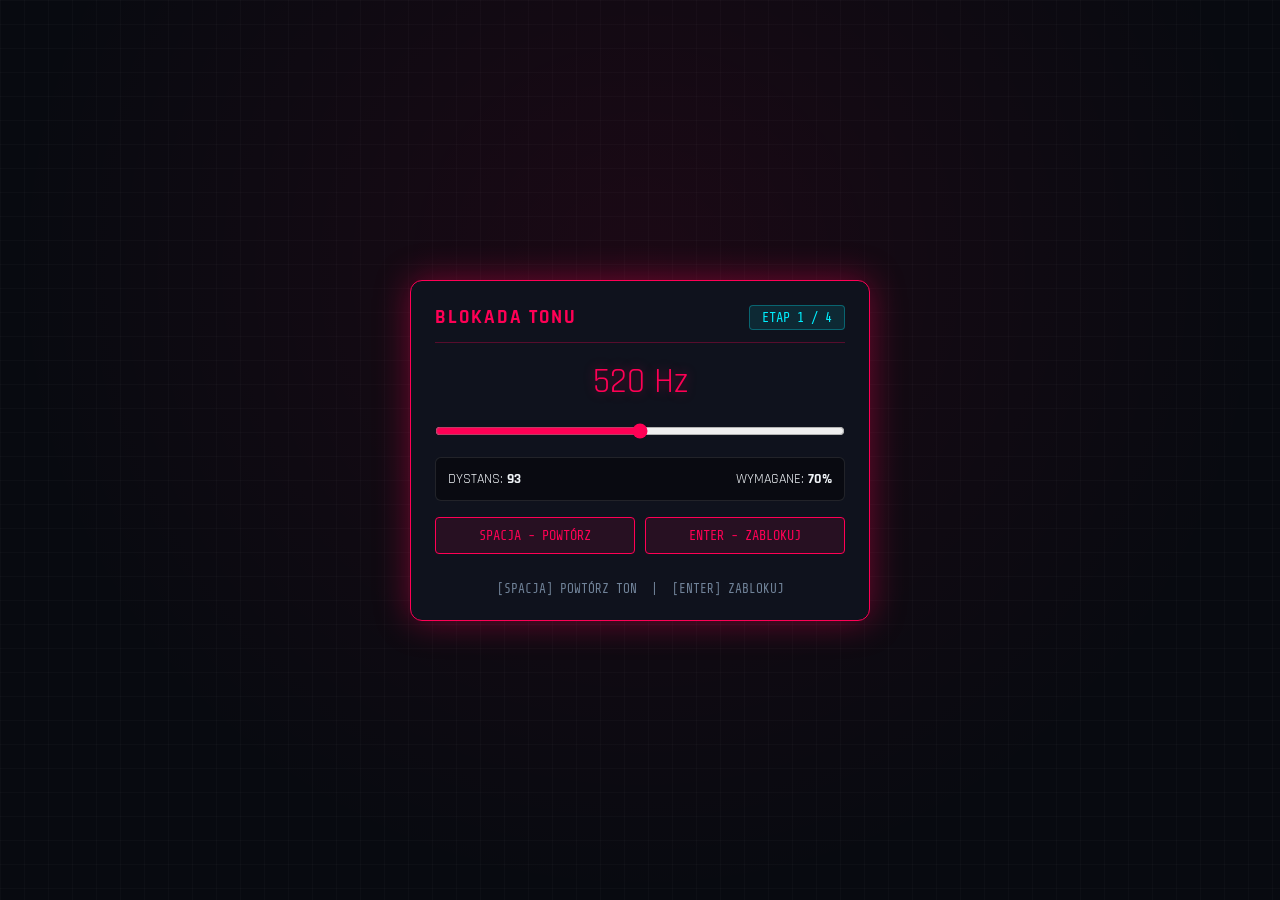
<file: jacht/index.html>
<!DOCTYPE html>
<html lang="pl">
<head>
  <meta charset="UTF-8">
  <meta name="viewport" content="width=device-width, initial-scale=1.0">
  <title>SYSTEM // YACHT HACK</title>
  <link href="https://fonts.googleapis.com/css2?family=Share+Tech+Mono&family=Rajdhani:wght@600;700&display=swap" rel="stylesheet">
  <style>
    :root {
      --bg-dark: #080a10;
      --card-bg: #0f121d;
      --border-pink: #ff0055;
      --glow-pink: rgba(255, 0, 85, 0.4);
      --cyan: #00f0ff;
      --glow-cyan: rgba(0, 240, 255, 0.35);
      --green: #00ff66;
      --glow-green: rgba(0, 255, 102, 0.4);
      --text-main: #f0f4f8;
      --text-dim: #708298;
    }

    * {
      box-sizing: border-box;
      margin: 0;
      padding: 0;
      font-family: 'Rajdhani', sans-serif;
      user-select: none;
    }

    body {
      background-color: var(--bg-dark);
      background-image: 
        radial-gradient(circle at 50% 30%, rgba(255, 0, 85, 0.08) 0%, transparent 70%),
        linear-gradient(rgba(255, 255, 255, 0.02) 1px, transparent 1px),
        linear-gradient(90deg, rgba(255, 255, 255, 0.02) 1px, transparent 1px);
      background-size: 100% 100%, 24px 24px, 24px 24px;
      color: var(--text-main);
      min-height: 100vh;
      display: flex;
      align-items: center;
      justify-content: center;
      padding: 20px;
    }

    .hack-card {
      background: var(--card-bg);
      border: 1px solid var(--border-pink);
      border-radius: 12px;
      width: 100%;
      max-width: 460px;
      padding: 24px;
      box-shadow: 0 0 35px var(--glow-pink);
      backdrop-filter: blur(12px);
      position: relative;
    }

    .header-bar {
      display: flex;
      justify-content: space-between;
      align-items: center;
      border-bottom: 1px solid rgba(255, 0, 85, 0.3);
      padding-bottom: 12px;
      margin-bottom: 16px;
      font-family: 'Share Tech Mono', monospace;
    }

    .system-title {
      font-size: 1.2rem;
      color: var(--border-pink);
      letter-spacing: 2px;
      font-weight: bold;
    }

    .stage-badge {
      font-size: 0.85rem;
      color: var(--cyan);
      background: rgba(0, 240, 255, 0.1);
      padding: 4px 12px;
      border-radius: 4px;
      border: 1px solid rgba(0, 240, 255, 0.3);
      font-family: 'Share Tech Mono', monospace;
    }

    /* ETAP 1: BLOKADA TONU */
    .tone-container {
      display: flex;
      flex-direction: column;
      align-items: center;
      gap: 16px;
      font-family: 'Share Tech Mono', monospace;
    }

    .freq-display {
      font-size: 2.2rem;
      color: var(--border-pink);
      text-shadow: 0 0 12px var(--glow-pink);
    }

    .slider-box {
      width: 100%;
    }

    input[type=range] {
      width: 100%;
      height: 8px;
      accent-color: var(--border-pink);
      cursor: pointer;
    }

    .tone-stats {
      display: flex;
      justify-content: space-between;
      width: 100%;
      background: rgba(0, 0, 0, 0.4);
      padding: 12px;
      border-radius: 6px;
      border: 1px solid rgba(255, 255, 255, 0.1);
      font-size: 0.9rem;
    }

    .btn-row {
      display: flex;
      gap: 10px;
      width: 100%;
    }

    .btn-half {
      flex: 1;
    }

    /* ETAP 2: PARY MEMORY */
    .pairs-grid {
      display: grid;
      grid-template-columns: repeat(4, 1fr);
      gap: 10px;
      width: 320px;
      height: 320px;
      margin: 0 auto;
    }

    .card-tile {
      background: rgba(255, 0, 85, 0.12);
      border: 1px solid var(--border-pink);
      border-radius: 8px;
      display: flex;
      align-items: center;
      justify-content: center;
      font-family: 'Share Tech Mono', monospace;
      font-size: 1.6rem;
      font-weight: bold;
      color: var(--text-main);
      cursor: pointer;
      transition: all 0.2s;
    }

    .card-tile.matched {
      background: rgba(0, 255, 102, 0.15);
      border-color: var(--green);
      color: var(--green);
      cursor: default;
    }

    .card-tile.hidden-card {
      color: transparent;
      background: rgba(255, 255, 255, 0.04);
      border-color: rgba(255, 255, 255, 0.15);
    }

    /* ETAP 3: LABIRYNT 17x17 */
    .maze-grid {
      display: grid;
      grid-template-columns: repeat(17, 1fr);
      grid-template-rows: repeat(17, 1fr);
      gap: 1px;
      width: 340px;
      height: 340px;
      margin: 0 auto;
      background: #000;
      border: 1px solid var(--border-pink);
      padding: 2px;
    }

    .maze-cell {
      background: #000;
      border-radius: 1px;
    }

    .maze-cell.visible {
      background: rgba(255, 255, 255, 0.08);
    }

    .maze-cell.wall {
      background: #181d28 !important;
    }

    .maze-cell.player {
      background: var(--border-pink) !important;
      box-shadow: 0 0 10px var(--border-pink);
      border-radius: 50%;
    }

    .maze-cell.target {
      background: var(--green) !important;
      box-shadow: 0 0 12px var(--green);
      border-radius: 50%;
    }

    /* ETAP 4: DO METY */
    .meta-container {
      display: flex;
      flex-direction: column;
      align-items: center;
    }

    .meta-hud {
      display: flex;
      justify-content: space-between;
      width: 320px;
      margin-bottom: 8px;
      font-family: 'Share Tech Mono', monospace;
    }

    .meta-canvas-box {
      width: 320px;
      height: 360px;
      border: 1px solid var(--border-pink);
      background: #000;
      position: relative;
    }

    canvas {
      display: block;
    }

    /* KONTROLI I PRZYCISKI */
    .controls-hint {
      font-size: 0.8rem;
      color: var(--text-dim);
      text-align: center;
      margin-top: 12px;
      font-family: 'Share Tech Mono', monospace;
    }

    .btn-action {
      font-family: 'Share Tech Mono', monospace;
      background: rgba(255, 0, 85, 0.1);
      border: 1px solid var(--border-pink);
      color: var(--border-pink);
      padding: 10px 16px;
      font-size: 0.85rem;
      cursor: pointer;
      border-radius: 4px;
      transition: all 0.2s;
      width: 100%;
      text-transform: uppercase;
    }

    .btn-action:hover {
      background: var(--border-pink);
      color: #000;
      box-shadow: 0 0 15px var(--glow-pink);
    }

    .overlay {
      position: absolute;
      inset: 0;
      background: rgba(8, 10, 16, 0.96);
      display: flex;
      flex-direction: column;
      align-items: center;
      justify-content: center;
      gap: 16px;
      z-index: 50;
      border-radius: 12px;
    }

    .hidden { display: none !important; }
  </style>
</head>
<body>

  <div class="hack-card">
    <div class="header-bar">
      <span id="titleText" class="system-title">BLOKADA TONU</span>
      <span id="stageBadge" class="stage-badge">ETAP 1 / 4</span>
    </div>

    <div id="level1View" class="tone-container">
      <div id="freqVal" class="freq-display">520 Hz</div>
      <div class="slider-box">
        <input type="range" id="freqSlider" min="160" max="880" value="520">
      </div>
      <div class="tone-stats">
        <span>DYSTANS: <b id="distVal">--</b></span>
        <span>WYMAGANE: <b>70%</b></span>
      </div>
      <div class="btn-row">
        <button class="btn-action btn-half" onclick="playTargetTone()">SPACJA - POWTÓRZ</button>
        <button class="btn-action btn-half" onclick="submitLevel1()">ENTER - ZABLOKUJ</button>
      </div>
      <div class="controls-hint">[SPACJA] POWTÓRZ TON &nbsp;|&nbsp; [ENTER] ZABLOKUJ</div>
    </div>

    <div id="level2View" class="hidden">
      <div class="pairs-grid" id="pairsGrid"></div>
      <div class="controls-hint">ZNALEZIONO PARY: <span id="pairsCount" style="color:var(--cyan)">0/8</span></div>
    </div>

    <div id="level3View" class="hidden">
      <div class="maze-grid" id="mazeGrid"></div>
      <div class="controls-hint">PORUSZANIE SIĘ: [W] [A] [S] [D]</div>
    </div>

    <div id="level4View" class="hidden meta-container">
      <div class="meta-hud">
        <span>WYSOKOŚĆ: <b id="heightVal" style="color:var(--green)">0/1000</b></span>
        <span>RUCH: <b>[A] / [D]</b></span>
      </div>
      <div class="meta-canvas-box">
        <canvas id="metaCanvas" width="320" height="360"></canvas>
      </div>
    </div>

    <div id="resultOverlay" class="overlay hidden">
      <h2 id="resTitle" style="font-family:'Share Tech Mono'; font-size: 2rem;"></h2>
      <p id="resSub" style="font-family:'Share Tech Mono'; color:var(--text-dim)"></p>
      <button class="btn-action" style="width: 200px;" onclick="initYachtHack()">SPRÓBUJ PONOWNIE</button>
    </div>
  </div>

  <script>
    let currentStage = 1;
    let audioCtx = null;

    function initAudio() {
      if (!audioCtx) {
        audioCtx = new (window.AudioContext || window.webkitAudioContext)();
      }
      if (audioCtx.state === 'suspended') {
        audioCtx.resume();
      }
    }

    function playToneSound(freq, duration = 0.4) {
      initAudio();
      try {
        let osc = audioCtx.createOscillator();
        let gain = audioCtx.createGain();
        osc.frequency.value = freq;
        osc.type = 'sine';
        osc.connect(gain);
        gain.connect(audioCtx.destination);
        osc.start();
        gain.gain.setValueAtTime(0.3, audioCtx.currentTime);
        gain.gain.exponentialRampToValueAtTime(0.00001, audioCtx.currentTime + duration);
        osc.stop(audioCtx.currentTime + duration);
      } catch(e){}
    }

    function initYachtHack() {
      currentStage = 1;
      document.getElementById('resultOverlay').classList.add('hidden');
      startLevel1();
    }

    /* ================= ETAP 1: BLOKADA TONU ================= */
    let targetFreq = 500;

    function startLevel1() {
      currentStage = 1;
      updateHeader("BLOKADA TONU", "ETAP 1 / 4");
      showView('level1View');
      
      targetFreq = Math.floor(Math.random() * (750 - 250)) + 250;
      const slider = document.getElementById('freqSlider');
      slider.value = 520;
      updateToneUI();

      slider.oninput = updateToneUI;
    }

    function updateToneUI() {
      const val = parseInt(document.getElementById('freqSlider').value);
      document.getElementById('freqVal').innerText = val + " Hz";
      let diff = Math.abs(val - targetFreq);
      document.getElementById('distVal').innerText = diff;
    }

    function playTargetTone() {
      playToneSound(targetFreq, 0.6);
    }

    function submitLevel1() {
      const val = parseInt(document.getElementById('freqSlider').value);
      let diff = Math.abs(val - targetFreq);

      if (diff <= 40) {
        playToneSound(880, 0.3);
        startLevel2();
      } else {
        playToneSound(150, 0.5);
        showResult(false, "NIEPRAWIDŁOWA CZĘSTOTLIWOŚĆ");
      }
    }

    /* ================= ETAP 2: PARY (MEMORY) ================= */
    let pairs = ['A','A','B','B','C','C','D','D','E','E','F','F','G','G','H','H'];
    let flippedCards = [];
    let matchedCount = 0;

    function startLevel2() {
      currentStage = 2;
      updateHeader("PARY", "ETAP 2 / 4");
      showView('level2View');

      pairs.sort(() => Math.random() - 0.5);
      matchedCount = 0;
      flippedCards = [];
      document.getElementById('pairsCount').innerText = "0/8";

      const grid = document.getElementById('pairsGrid');
      grid.innerHTML = '';

      pairs.forEach((char, idx) => {
        const tile = document.createElement('div');
        tile.className = 'card-tile hidden-card';
        tile.innerText = char;
        tile.onclick = () => flipCard(tile, char);
        grid.appendChild(tile);
      });
    }

    function flipCard(tile, char) {
      if (flippedCards.length >= 2 || !tile.classList.contains('hidden-card')) return;

      playToneSound(440, 0.1);
      tile.classList.remove('hidden-card');
      flippedCards.push({ tile, char });

      if (flippedCards.length === 2) {
        if (flippedCards[0].char === flippedCards[1].char) {
          flippedCards[0].tile.classList.add('matched');
          flippedCards[1].tile.classList.add('matched');
          matchedCount += 1;
          document.getElementById('pairsCount').innerText = `${matchedCount}/8`;
          flippedCards = [];

          if (matchedCount === 8) {
            setTimeout(startLevel3, 400);
          }
        } else {
          setTimeout(() => {
            flippedCards[0].tile.classList.add('hidden-card');
            flippedCards[1].tile.classList.add('hidden-card');
            flippedCards = [];
          }, 600);
        }
      }
    }

    /* ================= ETAP 3: LABIRYNT 17x17 ================= */
    const N = 17;
    let playerPos = { r: 1, c: 1 };
    let targetPos = { r: 15, c: 15 };

    function startLevel3() {
      currentStage = 3;
      updateHeader("ŚCIEŻKA", "ETAP 3 / 4");
      showView('level3View');

      playerPos = { r: 1, c: 1 };
      renderMaze();
    }

    function renderMaze() {
      const grid = document.getElementById('mazeGrid');
      grid.innerHTML = '';

      for (let r = 0; r < N; r++) {
        for (let c = 0; c < N; c++) {
          const cell = document.createElement('div');
          cell.className = 'maze-cell';

          let dist = Math.abs(r - playerPos.r) + Math.abs(c - playerPos.c);
          if (dist <= 2) {
            cell.classList.add('visible');
          }

          if (r === playerPos.r && c === playerPos.c) {
            cell.classList.add('player');
          } else if (r === targetPos.r && c === targetPos.c && dist <= 3) {
            cell.classList.add('target');
          }

          grid.appendChild(cell);
        }
      }
    }

    function movePlayer(dr, dc) {
      let nr = playerPos.r + dr;
      let nc = playerPos.c + dc;

      if (nr >= 0 && nr < N && nc >= 0 && nc < N) {
        playerPos.r = nr;
        playerPos.c = nc;
        playToneSound(350, 0.05);
        renderMaze();

        if (playerPos.r === targetPos.r && playerPos.c === targetPos.c) {
          setTimeout(startLevel4, 300);
        }
      }
    }

    /* ================= ETAP 4: DO METY ================= */
    let playerX = 150;
    let currentHeight = 0;
    let obstacles = [];
    let metaAnimId = null;
    let keysPressed = {};

    function startLevel4() {
      currentStage = 4;
      updateHeader("DO METY", "ETAP 4 / 4");
      showView('level4View');

      playerX = 150;
      currentHeight = 0;
      obstacles = [];
      spawnObstacle();

      if (metaAnimId) cancelAnimationFrame(metaAnimId);
      loopLevel4();
    }

    function spawnObstacle() {
      let gapWidth = 65;
      let gapX = Math.floor(Math.random() * (320 - gapWidth - 20)) + 10;
      obstacles.push({ y: -15, gapX: gapX, gapW: gapWidth });
    }

    function loopLevel4() {
      if (currentStage !== 4) return;

      if (keysPressed['a'] || keysPressed['A']) playerX = Math.max(0, playerX - 5);
      if (keysPressed['d'] || keysPressed['D']) playerX = Math.min(300, playerX + 5);

      currentHeight += 2;
      document.getElementById('heightVal').innerText = `${currentHeight}/1000`;

      const canvas = document.getElementById('metaCanvas');
      const ctx = canvas.getContext('2d');
      ctx.clearRect(0, 0, 320, 360);

      // Rysuj gracza
      ctx.fillStyle = '#ff0055';
      ctx.shadowBlur = 10;
      ctx.shadowColor = '#ff0055';
      ctx.fillRect(playerX, 320, 20, 20);

      // Losowanie nowej przeszkody
      if (Math.random() < 0.025 && (obstacles.length === 0 || obstacles[obstacles.length - 1].y > 80)) {
        spawnObstacle();
      }

      ctx.shadowBlur = 0;
      ctx.fillStyle = '#00f0ff';

      for (let i = 0; i < obstacles.length; i++) {
        let obs = obstacles[i];
        obs.y += 3;

        // Lewa ściana
        ctx.fillRect(0, obs.y, obs.gapX, 8);
        // Prawa ściana
        ctx.fillRect(obs.gapX + obs.gapW, obs.y, 320 - (obs.gapX + obs.gapW), 8);

        // Sprawdzanie kolizji
        if (obs.y >= 312 && obs.y <= 340) {
          if (playerX < obs.gapX || playerX + 20 > obs.gapX + obs.gapW) {
            playToneSound(120, 0.4);
            showResult(false, "ZDERZENIE Z PRZESZKODĄ!");
            return;
          }
        }
      }

      obstacles = obstacles.filter(o => o.y < 370);

      if (currentHeight >= 1000) {
        playToneSound(600, 0.5);
        showResult(true, "JACHT ZAHAKOWANY POMYŚLNIE!");
        return;
      }

      metaAnimId = requestAnimationFrame(loopLevel4);
    }

    /* OBSŁUGA KLAWIATURY */
    window.addEventListener('keydown', (e) => {
      initAudio();
      keysPressed[e.key] = true;

      if (currentStage === 1) {
        if (e.code === 'Space') {
          e.preventDefault();
          playTargetTone();
        } else if (e.code === 'Enter') {
          e.preventDefault();
          submitLevel1();
        }
      } else if (currentStage === 3) {
        if (['w','W','s','S','a','A','d','D'].includes(e.key)) {
          e.preventDefault();
          if (e.key === 'w' || e.key === 'W') movePlayer(-1, 0);
          if (e.key === 's' || e.key === 'S') movePlayer(1, 0);
          if (e.key === 'a' || e.key === 'A') movePlayer(0, -1);
          if (e.key === 'd' || e.key === 'D') movePlayer(0, 1);
        }
      } else if (currentStage === 4) {
        if (['a','A','d','D'].includes(e.key)) {
          e.preventDefault();
        }
      }
    });

    window.addEventListener('keyup', (e) => {
      keysPressed[e.key] = false;
    });

    /* FUNKCJE POMOCNICZE */
    function updateHeader(title, stage) {
      document.getElementById('titleText').innerText = title;
      document.getElementById('stageBadge').innerText = stage;
    }

    function showView(viewId) {
      ['level1View', 'level2View', 'level3View', 'level4View'].forEach(id => {
        document.getElementById(id).classList.add('hidden');
      });
      document.getElementById(viewId).classList.remove('hidden');
    }

    function showResult(win, msg) {
      currentStage = 0;
      if (metaAnimId) cancelAnimationFrame(metaAnimId);
      const overlay = document.getElementById('resultOverlay');
      const title = document.getElementById('resTitle');
      overlay.classList.remove('hidden');

      title.innerText = win ? "SUKCES" : "PORAŻKA";
      title.style.color = win ? "var(--green)" : "var(--border-pink)";
      document.getElementById('resSub').innerText = msg;
    }

    // Inicjalizacja gry
    initYachtHack();
  </script>
</body>
</html>
</file>
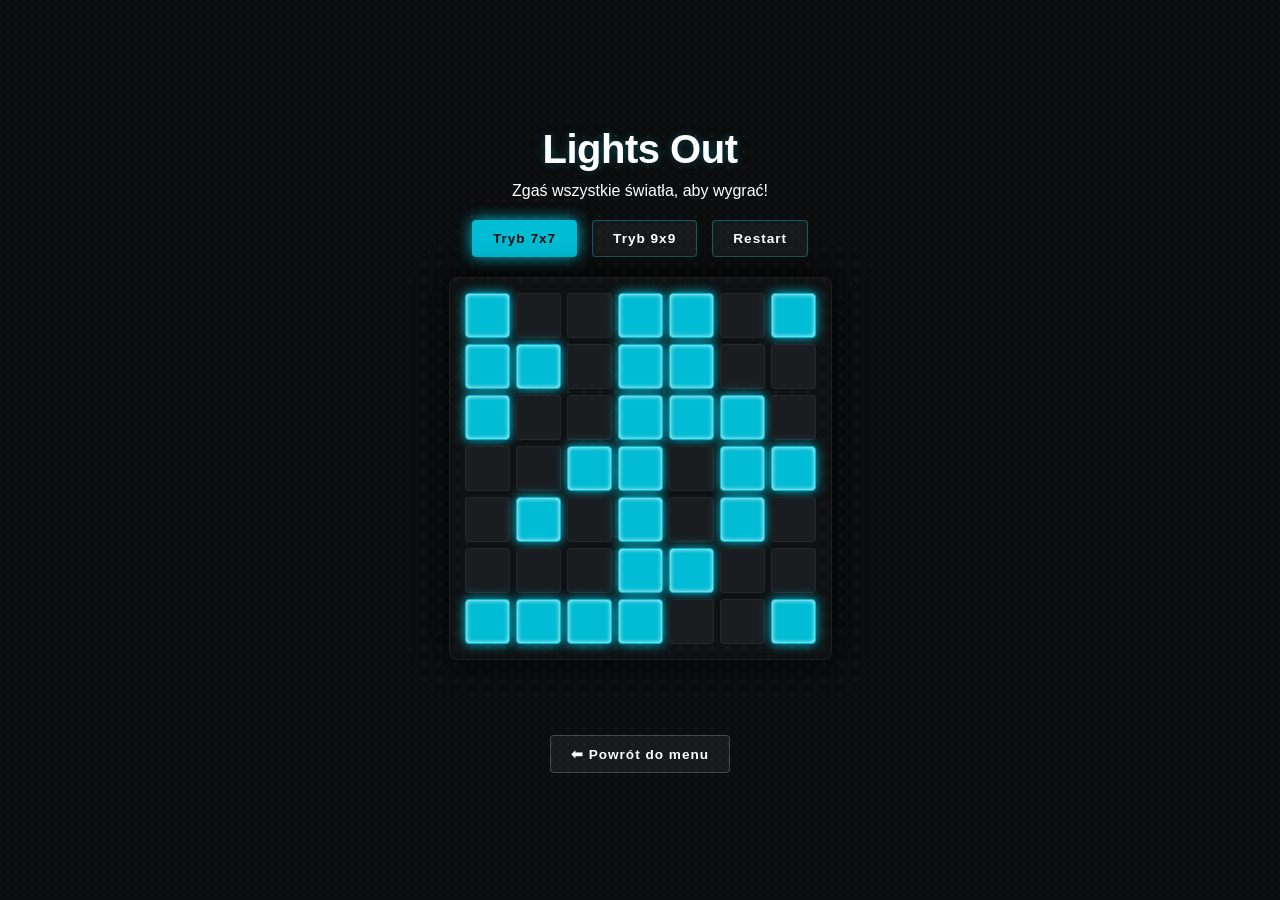
<file: lights-out/index.html>
<!DOCTYPE html>
<html lang="pl">
<head>
  <meta charset="UTF-8">
  <meta name="viewport" content="width=device-width, initial-scale=1.0">
  <title>Lights Out</title>
  <style>
    * {
      box-sizing: border-box;
      margin: 0;
      padding: 0;
      font-family: 'Segoe UI', Tahoma, Geneva, Verdana, sans-serif;
    }

    body {
      background-color: #0b0d0e;
      background-image: radial-gradient(#1f2428 1px, transparent 1px);
      background-size: 16px 16px;
      color: #fff;
      min-height: 100vh;
      display: flex;
      flex-direction: column;
      align-items: center;
      justify-content: center;
      padding: 20px;
    }

    .header {
      text-align: center;
      margin-bottom: 20px;
    }

    h1 {
      font-size: 2.5rem;
      font-weight: 800;
      letter-spacing: -0.5px;
      margin-bottom: 10px;
      text-shadow: 0 0 10px rgba(0, 188, 212, 0.3);
    }

    /* Przełącznik trybów */
    .controls {
      display: flex;
      gap: 15px;
      margin-bottom: 20px;
    }

    .btn {
      background: rgba(255, 255, 255, 0.05);
      border: 1px solid rgba(0, 188, 212, 0.4);
      color: #fff;
      padding: 10px 20px;
      font-size: 0.85rem;
      font-weight: 700;
      letter-spacing: 1px;
      cursor: pointer;
      border-radius: 4px;
      transition: all 0.2s ease;
      text-decoration: none;
    }

    .btn:hover, .btn.active {
      background: #00bcd4;
      color: #0b0d0e;
      box-shadow: 0 0 15px #00bcd4;
    }

    /* Plansza gry */
    .board {
      display: grid;
      gap: 6px;
      background: rgba(255, 255, 255, 0.02);
      padding: 15px;
      border-radius: 8px;
      border: 1px solid rgba(255, 255, 255, 0.05);
      box-shadow: 0 0 30px rgba(0, 0, 0, 0.8);
    }

    /* Pojedyncze kafelki */
    .cell {
      width: 45px;
      height: 45px;
      background-color: #1a1d20;
      border-radius: 4px;
      cursor: pointer;
      transition: background-color 0.15s ease, box-shadow 0.15s ease;
      border: 1px solid rgba(255, 255, 255, 0.05);
    }

    /* Stan zapalony (Light On) */
    .cell.is-on {
      background-color: #00bcd4;
      box-shadow: 0 0 12px #00bcd4, inset 0 0 5px #ffffff;
      border-color: #00bcd4;
    }

    /* Przycisk powrotu do menu */
    .back-btn {
      margin-top: 30px;
      border-color: rgba(255, 255, 255, 0.2);
    }

    .back-btn:hover {
      background: #fff;
      color: #000;
      box-shadow: 0 0 10px #fff;
    }

    /* Informacja o wygranej */
    .win-message {
      margin-top: 15px;
      font-size: 1.2rem;
      font-weight: 700;
      color: #00bcd4;
      height: 30px;
      text-shadow: 0 0 10px #00bcd4;
    }
  </style>
</head>
<body>

  <div class="header">
    <h1>Lights Out</h1>
    <p>Zgaś wszystkie światła, aby wygrać!</p>
  </div>

  <div class="controls">
    <button class="btn active" id="mode-7" onclick="setMode(7)">Tryb 7x7</button>
    <button class="btn" id="mode-9" onclick="setMode(9)">Tryb 9x9</button>
    <button class="btn" onclick="resetBoard()">Restart</button>
  </div>

  <div class="board" id="board"></div>

  <div class="win-message" id="win-message"></div>

  <a href="../index.html" class="btn back-btn">⬅ Powrót do menu</a>

  <script>
    let gridSize = 7;
    let boardState = [];

    function setMode(size) {
      gridSize = size;
      
      // Aktualizacja przycisków
      document.getElementById('mode-7').classList.toggle('active', size === 7);
      document.getElementById('mode-9').classList.toggle('active', size === 9);
      
      // Dostosowanie wielkości kafelków dla siatki 9x9, żeby mieściły się na ekranie
      const cells = document.querySelectorAll('.cell');
      
      resetBoard();
    }

    function createBoard() {
      const board = document.getElementById('board');
      board.innerHTML = '';
      board.style.gridTemplateColumns = `repeat(${gridSize}, 1fr)`;

      boardState = Array(gridSize).fill(null).map(() => Array(gridSize).fill(false));

      for (let r = 0; r < gridSize; r++) {
        for (let c = 0; c < gridSize; c++) {
          const cell = document.createElement('div');
          cell.classList.add('cell');
          cell.dataset.row = r;
          cell.dataset.col = c;
          
          // Zmniejsz rozmiar kafelków w trybie 9x9
          if (gridSize === 9) {
            cell.style.width = '35px';
            cell.style.height = '35px';
          }

          cell.addEventListener('click', () => makeMove(r, c));
          board.appendChild(cell);
        }
      }
    }

    function toggleCell(r, c) {
      if (r >= 0 && r < gridSize && c >= 0 && c < gridSize) {
        boardState[r][c] = !boardState[r][c];
        const cell = document.querySelector(`[data-row="${r}"][data-col="${c}"]`);
        if (cell) {
          cell.classList.toggle('is-on', boardState[r][c]);
        }
      }
    }

    function makeMove(r, c) {
      // Przełącz kliknięty kafelek oraz jego 4 sąsiadów
      toggleCell(r, c);
      toggleCell(r - 1, c);
      toggleCell(r + 1, c);
      toggleCell(r, c - 1);
      toggleCell(r, c + 1);

      checkWin();
    }

    function resetBoard() {
      document.getElementById('win-message').innerText = '';
      createBoard();

      // Symulujemy kilkanaście losowych kliknięć, żeby układ był zawsze możliwy do rozwiązania
      const randomMoves = gridSize * 3;
      for (let i = 0; i < randomMoves; i++) {
        const randR = Math.floor(Math.random() * gridSize);
        const randC = Math.floor(Math.random() * gridSize);
        toggleCell(randR, randC);
        toggleCell(randR - 1, randC);
        toggleCell(randR + 1, randC);
        toggleCell(randR, randC - 1);
        toggleCell(randR, randC + 1);
      }
    }

    function checkWin() {
      const hasOn = boardState.some(row => row.some(cell => cell === true));
      if (!hasOn) {
        document.getElementById('win-message').innerText = '🎉 Gratulacje! Wygrałeś!';
      }
    }

    // Start gry przy załadowaniu
    resetBoard();
  </script>
</body>
</html>
</file>
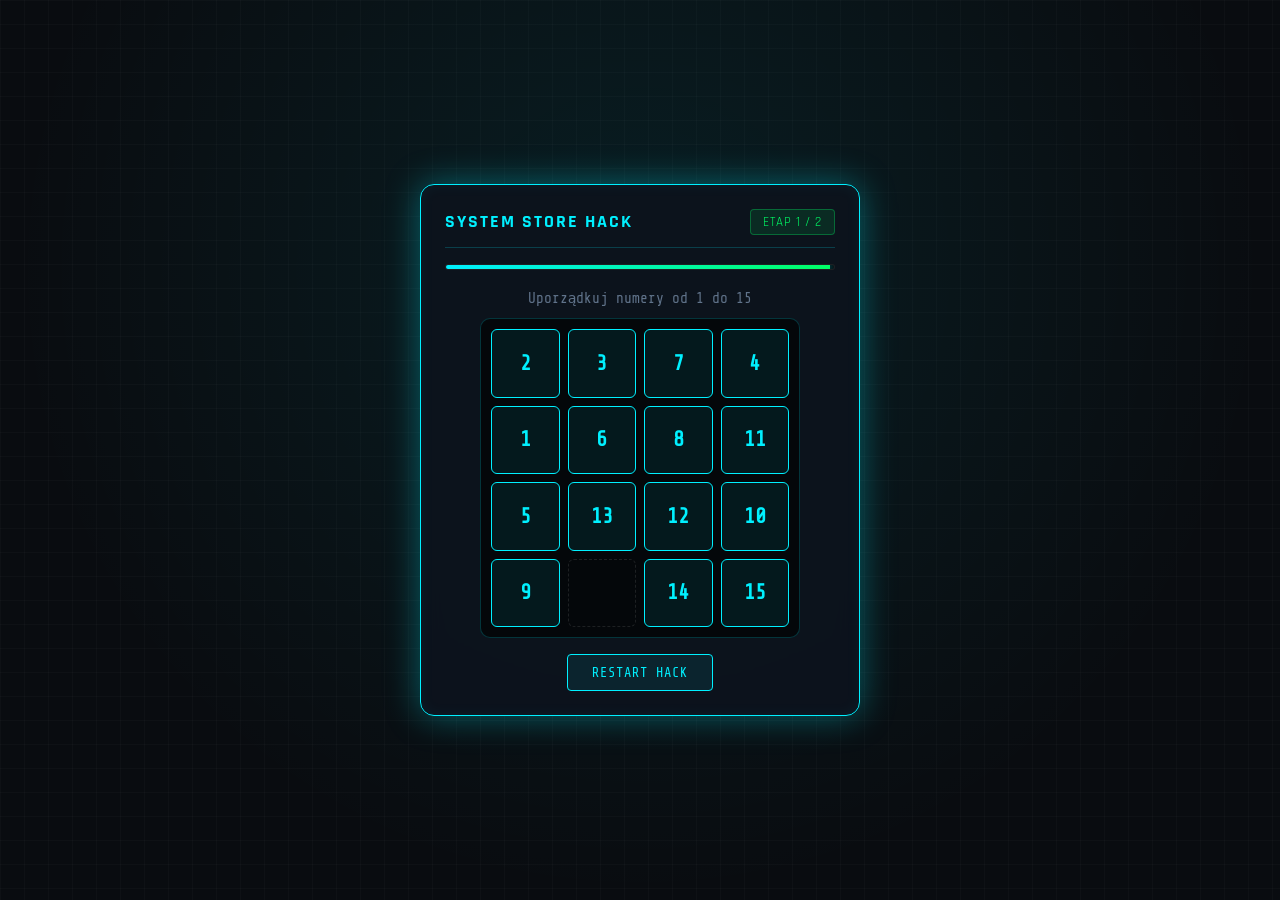
<file: sklep/index.html>
<!DOCTYPE html>
<html lang="pl">
<head>
  <meta charset="UTF-8">
  <meta name="viewport" content="width=device-width, initial-scale=1.0">
  <title>SYSTEM // STORE HACK</title>
  <link href="https://fonts.googleapis.com/css2?family=Share+Tech+Mono&family=Rajdhani:wght@600;700&display=swap" rel="stylesheet">
  <style>
    :root {
      --bg-dark: #090c10;
      --card-bg: rgba(13, 19, 29, 0.95);
      --border-cyan: #00f0ff;
      --glow-cyan: rgba(0, 240, 255, 0.35);
      --accent-pink: #ff0055;
      --glow-pink: rgba(255, 0, 85, 0.4);
      --success-green: #00ff66;
      --glow-green: rgba(0, 255, 102, 0.4);
      --key-bg: #141a26;
      --text-main: #f0f4f8;
      --text-dim: #60738a;
    }

    * {
      box-sizing: border-box;
      margin: 0;
      padding: 0;
      font-family: 'Rajdhani', sans-serif;
      user-select: none;
    }

    body {
      background-color: var(--bg-dark);
      background-image: 
        radial-gradient(circle at 50% 30%, rgba(0, 240, 255, 0.08) 0%, transparent 70%),
        linear-gradient(rgba(255, 255, 255, 0.02) 1px, transparent 1px),
        linear-gradient(90deg, rgba(255, 255, 255, 0.02) 1px, transparent 1px);
      background-size: 100% 100%, 24px 24px, 24px 24px;
      color: var(--text-main);
      min-height: 100vh;
      display: flex;
      align-items: center;
      justify-content: center;
      padding: 20px;
    }

    /* KARTA GŁÓWNA */
    .hack-card {
      background: var(--card-bg);
      border: 1px solid var(--border-cyan);
      border-radius: 14px;
      width: 100%;
      max-width: 440px;
      padding: 24px;
      box-shadow: 0 0 35px var(--glow-cyan), inset 0 0 15px rgba(0, 240, 255, 0.05);
      backdrop-filter: blur(12px);
      position: relative;
      display: flex;
      flex-direction: column;
    }

    .header-bar {
      display: flex;
      justify-content: space-between;
      align-items: center;
      border-bottom: 1px solid rgba(0, 240, 255, 0.2);
      padding-bottom: 12px;
      margin-bottom: 16px;
      font-family: 'Share Tech Mono', monospace;
    }

    .system-title {
      font-size: 1.1rem;
      color: var(--border-cyan);
      letter-spacing: 2px;
      text-transform: uppercase;
      font-weight: bold;
    }

    .stage-badge {
      font-size: 0.8rem;
      color: var(--success-green);
      background: rgba(0, 255, 102, 0.1);
      padding: 4px 12px;
      border-radius: 4px;
      border: 1px solid rgba(0, 255, 102, 0.3);
      letter-spacing: 1px;
    }

    /* GLOBALNY PASEK CZASU */
    .global-timer {
      width: 100%;
      height: 6px;
      background: rgba(0, 0, 0, 0.6);
      border: 1px solid rgba(255, 255, 255, 0.1);
      border-radius: 3px;
      overflow: hidden;
      margin-bottom: 20px;
    }

    .global-timer-bar {
      width: 100%;
      height: 100%;
      background: linear-gradient(90deg, var(--border-cyan), var(--success-green));
      box-shadow: 0 0 10px var(--border-cyan);
      transition: width 0.1s linear;
    }

    /* ================= POZIOM 1: PUZZLE 4x4 ================= */
    .puzzle-instructions {
      text-align: center;
      font-size: 0.9rem;
      color: var(--text-dim);
      margin-bottom: 12px;
      font-family: 'Share Tech Mono', monospace;
    }

    .slider-grid {
      display: grid;
      grid-template-columns: repeat(4, 1fr);
      gap: 8px;
      width: 320px;
      height: 320px;
      margin: 0 auto;
      background: rgba(0, 0, 0, 0.6);
      padding: 10px;
      border-radius: 10px;
      border: 1px solid rgba(0, 240, 255, 0.2);
    }

    .tile {
      background: rgba(0, 240, 255, 0.08);
      border: 1px solid var(--border-cyan);
      border-radius: 6px;
      display: flex;
      align-items: center;
      justify-content: center;
      font-family: 'Share Tech Mono', monospace;
      font-size: 1.3rem;
      font-weight: bold;
      color: var(--border-cyan);
      cursor: pointer;
      transition: all 0.15s ease;
    }

    .tile:hover {
      background: rgba(0, 240, 255, 0.25);
      box-shadow: 0 0 12px var(--glow-cyan);
    }

    .tile.empty {
      background: transparent;
      border: 1px dashed rgba(255, 255, 255, 0.1);
      cursor: default;
    }

    /* ================= POZIOM 2: TIMING KEYPAD ================= */
    .code-display {
      background: rgba(0, 0, 0, 0.5);
      border: 1px solid rgba(255, 255, 255, 0.1);
      border-radius: 10px;
      padding: 12px;
      display: flex;
      justify-content: center;
      gap: 10px;
      margin-bottom: 16px;
    }

    .code-slot {
      width: 44px;
      height: 50px;
      border-radius: 6px;
      border: 2px solid rgba(255, 255, 255, 0.15);
      display: flex;
      align-items: center;
      justify-content: center;
      font-family: 'Share Tech Mono', monospace;
      font-size: 1.4rem;
      font-weight: bold;
      color: var(--text-dim);
      transition: all 0.25s ease;
    }

    .code-slot.active {
      border-color: var(--accent-pink);
      color: var(--accent-pink);
      box-shadow: 0 0 12px var(--glow-pink);
    }

    .code-slot.done {
      border-color: var(--success-green);
      color: var(--success-green);
      box-shadow: 0 0 12px var(--glow-green);
    }

    .code-slot.dot::after {
      content: '•';
    }

    .keypad {
      display: grid;
      grid-template-columns: repeat(3, 1fr);
      gap: 12px 10px;
    }

    .key-wrapper {
      display: flex;
      flex-direction: column;
      align-items: center;
      gap: 4px;
    }

    .key {
      width: 100%;
      height: 52px;
      background: var(--key-bg);
      border: 1px solid rgba(255, 255, 255, 0.15);
      border-radius: 8px;
      display: flex;
      align-items: center;
      justify-content: center;
      font-family: 'Share Tech Mono', monospace;
      font-size: 1.3rem;
      font-weight: bold;
      color: var(--text-dim);
      cursor: pointer;
      transition: all 0.2s ease;
    }

    .key.target {
      border-color: var(--accent-pink);
      color: var(--accent-pink);
      box-shadow: 0 0 15px var(--glow-pink);
      background: rgba(255, 0, 85, 0.08);
    }

    .timing-bar-container {
      width: 75%;
      height: 6px;
      background: rgba(0, 0, 0, 0.6);
      border: 1px solid rgba(255, 255, 255, 0.1);
      border-radius: 3px;
      position: relative;
      overflow: hidden;
      visibility: hidden;
    }

    .timing-bar-container.visible {
      visibility: visible;
    }

    .timing-zone {
      position: absolute;
      top: 0;
      height: 100%;
      background: var(--success-green);
      box-shadow: 0 0 8px var(--success-green);
      z-index: 1;
    }

    .timing-progress {
      position: absolute;
      top: 0;
      left: 0;
      height: 100%;
      width: 0%;
      background: var(--accent-pink);
      z-index: 2;
    }

    .stats {
      display: flex;
      justify-content: space-around;
      text-align: center;
      padding-top: 12px;
      margin-top: 10px;
      border-top: 1px solid rgba(255, 255, 255, 0.1);
    }

    .stat-box {
      display: flex;
      flex-direction: column;
      gap: 2px;
    }

    .stat-label {
      font-size: 0.75rem;
      color: var(--text-dim);
      font-family: 'Share Tech Mono', monospace;
      text-transform: uppercase;
    }

    .stat-val {
      font-family: 'Share Tech Mono', monospace;
      font-size: 1.1rem;
      font-weight: bold;
      color: var(--border-cyan);
    }

    /* PRZYCISKI & REZULTAT */
    .action-bar {
      margin-top: 16px;
      display: flex;
      justify-content: center;
    }

    .btn-reset {
      font-family: 'Share Tech Mono', monospace;
      background: rgba(0, 240, 255, 0.08);
      border: 1px solid var(--border-cyan);
      color: var(--border-cyan);
      padding: 10px 24px;
      font-size: 0.85rem;
      letter-spacing: 1px;
      cursor: pointer;
      border-radius: 4px;
      transition: all 0.2s ease;
    }

    .btn-reset:hover {
      background: var(--border-cyan);
      color: #000;
      box-shadow: 0 0 15px var(--glow-cyan);
    }

    .overlay {
      position: absolute;
      inset: 0;
      background: rgba(9, 12, 16, 0.96);
      display: flex;
      flex-direction: column;
      align-items: center;
      justify-content: center;
      gap: 16px;
      z-index: 20;
      border-radius: 14px;
      backdrop-filter: blur(8px);
    }

    .overlay-title {
      font-family: 'Share Tech Mono', monospace;
      font-size: 2rem;
      font-weight: bold;
    }

    .overlay-sub {
      color: var(--text-dim);
      font-size: 0.9rem;
      font-family: 'Share Tech Mono', monospace;
    }

    .hidden { display: none !important; }
  </style>
</head>
<body>

  <div class="hack-card">
    <div class="header-bar">
      <span class="system-title">SYSTEM STORE HACK</span>
      <span id="stageBadge" class="stage-badge">ETAP 1 / 2</span>
    </div>

    <div class="global-timer">
      <div class="global-timer-bar" id="globalBar"></div>
    </div>

    <div id="level1View">
      <div class="puzzle-instructions">Uporządkuj numery od 1 do 15</div>
      <div class="slider-grid" id="grid1"></div>
    </div>

    <div id="level2View" class="hidden">
      <div class="code-display" id="codeDisplay"></div>
      <div class="keypad" id="keypad"></div>
      <div class="stats">
        <div class="stat-box">
          <span class="stat-label">Runda</span>
          <span class="stat-val" id="roundVal">1/4</span>
        </div>
        <div class="stat-box">
          <span class="stat-label">Postęp</span>
          <span class="stat-val" id="progressVal">0/4</span>
        </div>
        <div class="stat-box">
          <span class="stat-label">Próby</span>
          <span class="stat-val" id="attemptsVal">0/3</span>
        </div>
      </div>
    </div>

    <div class="action-bar">
      <button class="btn-reset" onclick="initGame()">RESTART HACK</button>
    </div>

    <div id="resultOverlay" class="overlay hidden">
      <div id="resTitle" class="overlay-title"></div>
      <div id="resSub" class="overlay-sub"></div>
      <button class="btn-reset" onclick="initGame()">SPRÓBUJ PONOWNIE</button>
    </div>
  </div>

  <script>
    const CONFIG = {
      timeLvl1: 90000,    // 90s na układankę 4x4
      totalRoundsLvl2: 4, // 4 rundy klawiatury
      codeLengthLvl2: 4,  // 4 cyfry w kodzie
      maxFailuresLvl2: 3, // max 3 błędy
      timeLvl2: 30000     // 30s na klawiaturę
    };

    let globalState = {
      currentLevel: 1,
      timeLeft: 0,
      timerInterval: null
    };

    /* --- LEVEL 1: PUZZLE 4x4 --- */
    let board1 = [1, 2, 3, 4, 5, 6, 7, 8, 9, 10, 11, 12, 13, 14, 15, 0];

    function startLevel1() {
      globalState.currentLevel = 1;
      document.getElementById('stageBadge').innerText = "ETAP 1 / 2";
      document.getElementById('level1View').classList.remove('hidden');
      document.getElementById('level2View').classList.add('hidden');
      document.getElementById('resultOverlay').classList.add('hidden');

      shuffleBoard1();
      renderBoard1();
      startGlobalTimer(CONFIG.timeLvl1, () => showResult(false, "CZAS UPŁYNĄŁ W ETAPIE 1"));
    }

    function shuffleBoard1() {
      board1 = [1, 2, 3, 4, 5, 6, 7, 8, 9, 10, 11, 12, 13, 14, 15, 0];
      for (let i = 0; i < 100; i++) {
        let emptyIdx = board1.indexOf(0);
        let validMoves = getValidMoves1(emptyIdx);
        let randomMove = validMoves[Math.floor(Math.random() * validMoves.length)];
        board1[emptyIdx] = board1[randomMove];
        board1[randomMove] = 0;
      }
    }

    function getValidMoves1(emptyIdx) {
      let moves = [];
      let row = Math.floor(emptyIdx / 4);
      let col = emptyIdx % 4;

      if (row > 0) moves.push(emptyIdx - 4);
      if (row < 3) moves.push(emptyIdx + 4);
      if (col > 0) moves.push(emptyIdx - 1);
      if (col < 3) moves.push(emptyIdx + 1);

      return moves;
    }

    function renderBoard1() {
      const grid = document.getElementById('grid1');
      grid.innerHTML = '';
      board1.forEach((val, idx) => {
        const tile = document.createElement('div');
        tile.className = 'tile' + (val === 0 ? ' empty' : '');
        tile.innerText = val !== 0 ? val : '';
        tile.addEventListener('click', () => moveTile1(idx));
        grid.appendChild(tile);
      });
    }

    function moveTile1(idx) {
      if (globalState.currentLevel !== 1) return;
      let emptyIdx = board1.indexOf(0);
      let validMoves = getValidMoves1(emptyIdx);

      if (validMoves.includes(idx)) {
        board1[emptyIdx] = board1[idx];
        board1[idx] = 0;
        renderBoard1();

        if (checkWin1()) {
          clearInterval(globalState.timerInterval);
          setTimeout(startLevel2, 300);
        }
      }
    }

    function checkWin1() {
      const winPattern = [1, 2, 3, 4, 5, 6, 7, 8, 9, 10, 11, 12, 13, 14, 15, 0];
      return board1.every((val, i) => val === winPattern[i]);
    }

    /* --- LEVEL 2: TIMING KEYPAD --- */
    let stateLvl2 = {
      round: 1,
      failures: 0,
      code: [],
      currentIndex: 0,
      holding: false,
      holdProgress: 0,
      holdInterval: null,
      targetZone: { min: 45, max: 65 }
    };

    function startLevel2() {
      globalState.currentLevel = 2;
      document.getElementById('stageBadge').innerText = "ETAP 2 / 2";
      document.getElementById('level1View').classList.add('hidden');
      document.getElementById('level2View').classList.remove('hidden');

      stateLvl2.round = 1;
      stateLvl2.failures = 0;

      startRoundLvl2();
      startGlobalTimer(CONFIG.timeLvl2, () => showResult(false, "CZAS UPŁYNĄŁ W ETAPIE 2"));
    }

    function startRoundLvl2() {
      stateLvl2.code = Array.from({ length: CONFIG.codeLengthLvl2 }, () => Math.floor(Math.random() * 9) + 1);
      stateLvl2.currentIndex = 0;

      generateNewZoneLvl2();
      updateUILvl2();
      renderKeypadLvl2();
    }

    function generateNewZoneLvl2() {
      const min = Math.floor(Math.random() * 30) + 35;
      stateLvl2.targetZone = { min: min, max: min + 20 };
    }

    function renderKeypadLvl2() {
      const keypad = document.getElementById('keypad');
      const codeDisplay = document.getElementById('codeDisplay');
      keypad.innerHTML = '';
      codeDisplay.innerHTML = '';

      stateLvl2.code.forEach((num, idx) => {
        const slot = document.createElement('div');
        slot.className = 'code-slot';
        if (idx < stateLvl2.currentIndex) {
          slot.classList.add('done');
          slot.textContent = num;
        } else if (idx === stateLvl2.currentIndex) {
          slot.classList.add('active', 'dot');
        } else {
          slot.classList.add('dot');
        }
        codeDisplay.appendChild(slot);
      });

      for (let i = 1; i <= 9; i++) {
        const wrapper = document.createElement('div');
        wrapper.className = 'key-wrapper';

        const btn = document.createElement('div');
        btn.className = 'key';
        btn.textContent = i;
        btn.id = `key-${i}`;

        const isTargetKey = (i === stateLvl2.code[stateLvl2.currentIndex]);

        if (isTargetKey) {
          btn.classList.add('target');
        }

        const timingBar = document.createElement('div');
        timingBar.className = 'timing-bar-container';
        if (isTargetKey) {
          timingBar.classList.add('visible');
        }

        const zone = document.createElement('div');
        zone.className = 'timing-zone';
        zone.style.left = `${stateLvl2.targetZone.min}%`;
        zone.style.width = `${stateLvl2.targetZone.max - stateLvl2.targetZone.min}%`;

        const progress = document.createElement('div');
        progress.className = 'timing-progress';
        progress.id = `progress-${i}`;

        timingBar.appendChild(zone);
        timingBar.appendChild(progress);

        wrapper.appendChild(btn);
        wrapper.appendChild(timingBar);
        keypad.appendChild(wrapper);

        btn.addEventListener('mousedown', () => startHold(i));
        btn.addEventListener('mouseup', () => stopHold(i));
        btn.addEventListener('mouseleave', () => { if (stateLvl2.holding) stopHold(i); });

        btn.addEventListener('touchstart', (e) => { e.preventDefault(); startHold(i); });
        btn.addEventListener('touchend', (e) => { e.preventDefault(); stopHold(i); });
      }
    }

    function startHold(num) {
      if (globalState.currentLevel !== 2) return;
      if (num !== stateLvl2.code[stateLvl2.currentIndex] || stateLvl2.holding) return;

      stateLvl2.holding = true;
      stateLvl2.holdProgress = 0;

      const progress = document.getElementById(`progress-${num}`);

      stateLvl2.holdInterval = setInterval(() => {
        stateLvl2.holdProgress += 2;
        if (progress) progress.style.width = `${stateLvl2.holdProgress}%`;

        if (stateLvl2.holdProgress >= 100) {
          stopHold(num);
        }
      }, 15);
    }

    function stopHold(num) {
      if (globalState.currentLevel !== 2) return;
      if (!stateLvl2.holding || num !== stateLvl2.code[stateLvl2.currentIndex]) return;

      clearInterval(stateLvl2.holdInterval);
      stateLvl2.holding = false;

      if (stateLvl2.holdProgress >= stateLvl2.targetZone.min && stateLvl2.holdProgress <= stateLvl2.targetZone.max) {
        stateLvl2.currentIndex++;
        if (stateLvl2.currentIndex >= CONFIG.codeLengthLvl2) {
          if (stateLvl2.round >= CONFIG.totalRoundsLvl2) {
            clearInterval(globalState.timerInterval);
            showResult(true, "SKLEP ZAHAKOWANY POMYŚLNIE!");
          } else {
            stateLvl2.round++;
            startRoundLvl2();
          }
        } else {
          generateNewZoneLvl2();
          renderKeypadLvl2();
          updateUILvl2();
        }
      } else {
        failAttemptLvl2();
      }
    }

    function failAttemptLvl2() {
      stateLvl2.failures++;
      updateUILvl2();

      if (stateLvl2.failures >= CONFIG.maxFailuresLvl2) {
        clearInterval(globalState.timerInterval);
        showResult(false, "PRZEKROCZONO LIMIT BŁĘDÓW!");
      } else {
        startRoundLvl2();
      }
    }

    function updateUILvl2() {
      document.getElementById('roundVal').textContent = `${stateLvl2.round}/${CONFIG.totalRoundsLvl2}`;
      document.getElementById('progressVal').textContent = `${stateLvl2.currentIndex}/${CONFIG.codeLengthLvl2}`;
      document.getElementById('attemptsVal').textContent = `${stateLvl2.failures}/${CONFIG.maxFailuresLvl2}`;
    }

    /* --- TIMER & GAME OVER --- */
    function startGlobalTimer(duration, onTimeout) {
      clearInterval(globalState.timerInterval);
      globalState.timeLeft = duration;

      globalState.timerInterval = setInterval(() => {
        globalState.timeLeft -= 100;
        const pct = (globalState.timeLeft / duration) * 100;
        document.getElementById('globalBar').style.width = `${Math.max(0, pct)}%`;

        if (globalState.timeLeft <= 0) {
          clearInterval(globalState.timerInterval);
          onTimeout();
        }
      }, 100);
    }

    function showResult(win, msg) {
      clearInterval(globalState.timerInterval);
      const overlay = document.getElementById('resultOverlay');
      const title = document.getElementById('resTitle');
      overlay.classList.remove('hidden');

      title.innerText = win ? "SUKCES" : "PORAŻKA";
      title.style.color = win ? "var(--success-green)" : "var(--accent-pink)";
      title.style.textShadow = win ? "0 0 15px var(--glow-green)" : "0 0 15px var(--glow-pink)";
      document.getElementById('resSub').innerText = msg;
    }

    function initGame() {
      startLevel1();
    }

    /* OBSŁUGA KLAWIATURY FIZYCZNEJ */
    window.addEventListener('keydown', (e) => {
      if (globalState.currentLevel !== 2) return;
      const keyNum = parseInt(e.key);
      if (keyNum >= 1 && keyNum <= 9) {
        startHold(keyNum);
      }
    });

    window.addEventListener('keyup', (e) => {
      if (globalState.currentLevel !== 2) return;
      const keyNum = parseInt(e.key);
      if (keyNum >= 1 && keyNum <= 9) {
        stopHold(keyNum);
      }
    });

    // Start gry przy załadowaniu strony
    initGame();
  </script>
</body>
</html>
</file>
